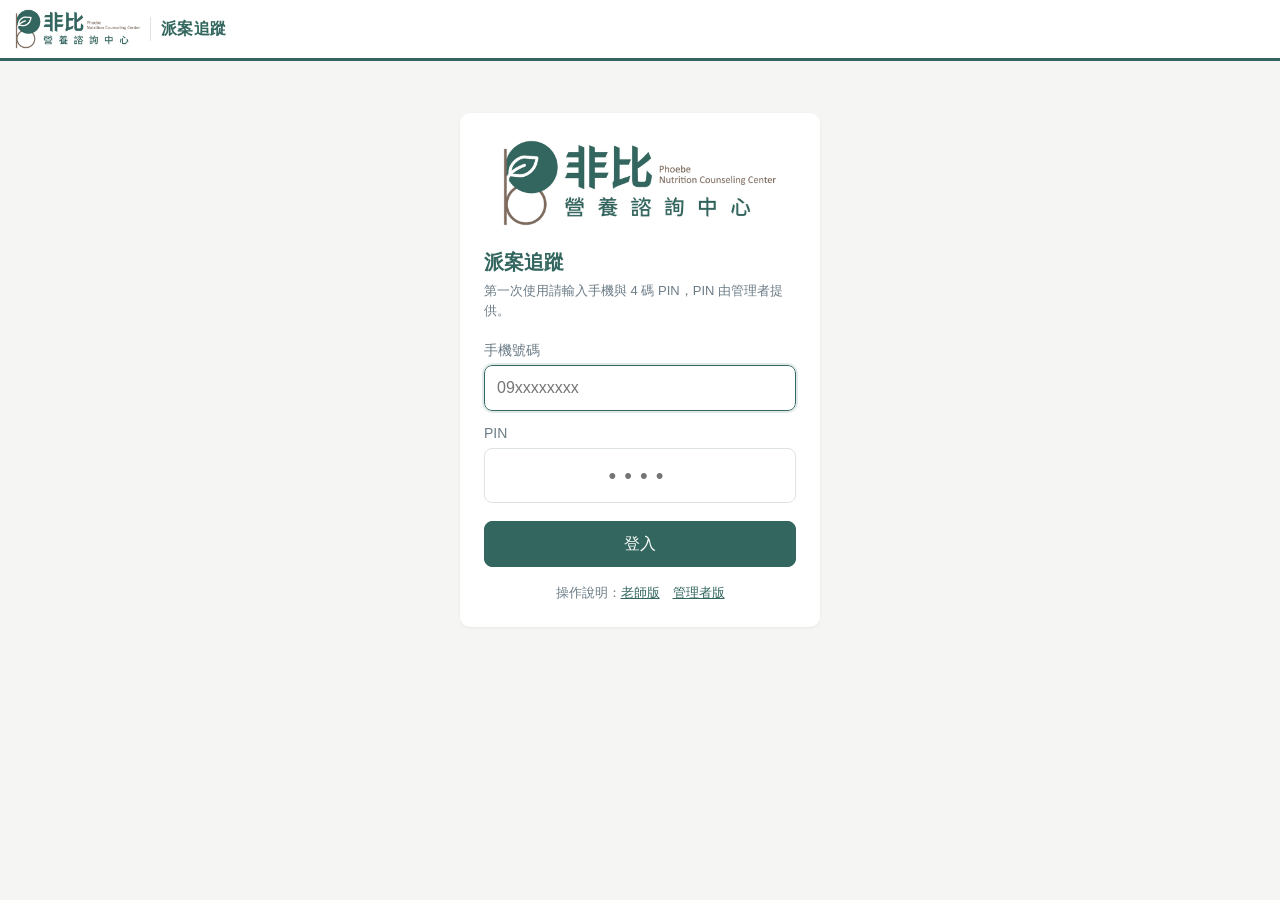
<file: docs/index.html>
<!DOCTYPE html>
<html lang="zh-Hant">
<head>
<meta charset="utf-8">
<meta name="viewport" content="width=device-width, initial-scale=1, viewport-fit=cover">
<meta name="theme-color" content="#33665f">
<meta name="apple-mobile-web-app-capable" content="yes">
<meta name="apple-mobile-web-app-title" content="派案追蹤">
<title>phoebe 派案進度追蹤</title>
<link rel="manifest" href="manifest.json">
<link rel="icon" href="icon-192.png">
<link rel="apple-touch-icon" href="icon-192.png">
<link rel="stylesheet" href="style.css?v=20261128b">
</head>
<body>
<header class="topbar">
  <div class="brand"><img src="logo.png" alt="phoebe 營養諮詢中心"><span>派案追蹤</span></div>
  <div class="who" id="who"></div>
</header>
<main id="app"><div class="center muted">載入中…</div></main>
<div id="modal" class="modal hidden" role="dialog" aria-modal="true"><div class="sheet" id="modalBody"></div></div>
<div id="toast" class="toast hidden"></div>
<div id="sync" class="sync hidden"></div>
<div id="busy" class="busy hidden"><div class="spinner"></div></div>
<script src="config.js?v=20261128b"></script>
<script src="app.js?v=20261128b"></script>
</body>
</html>
</file>
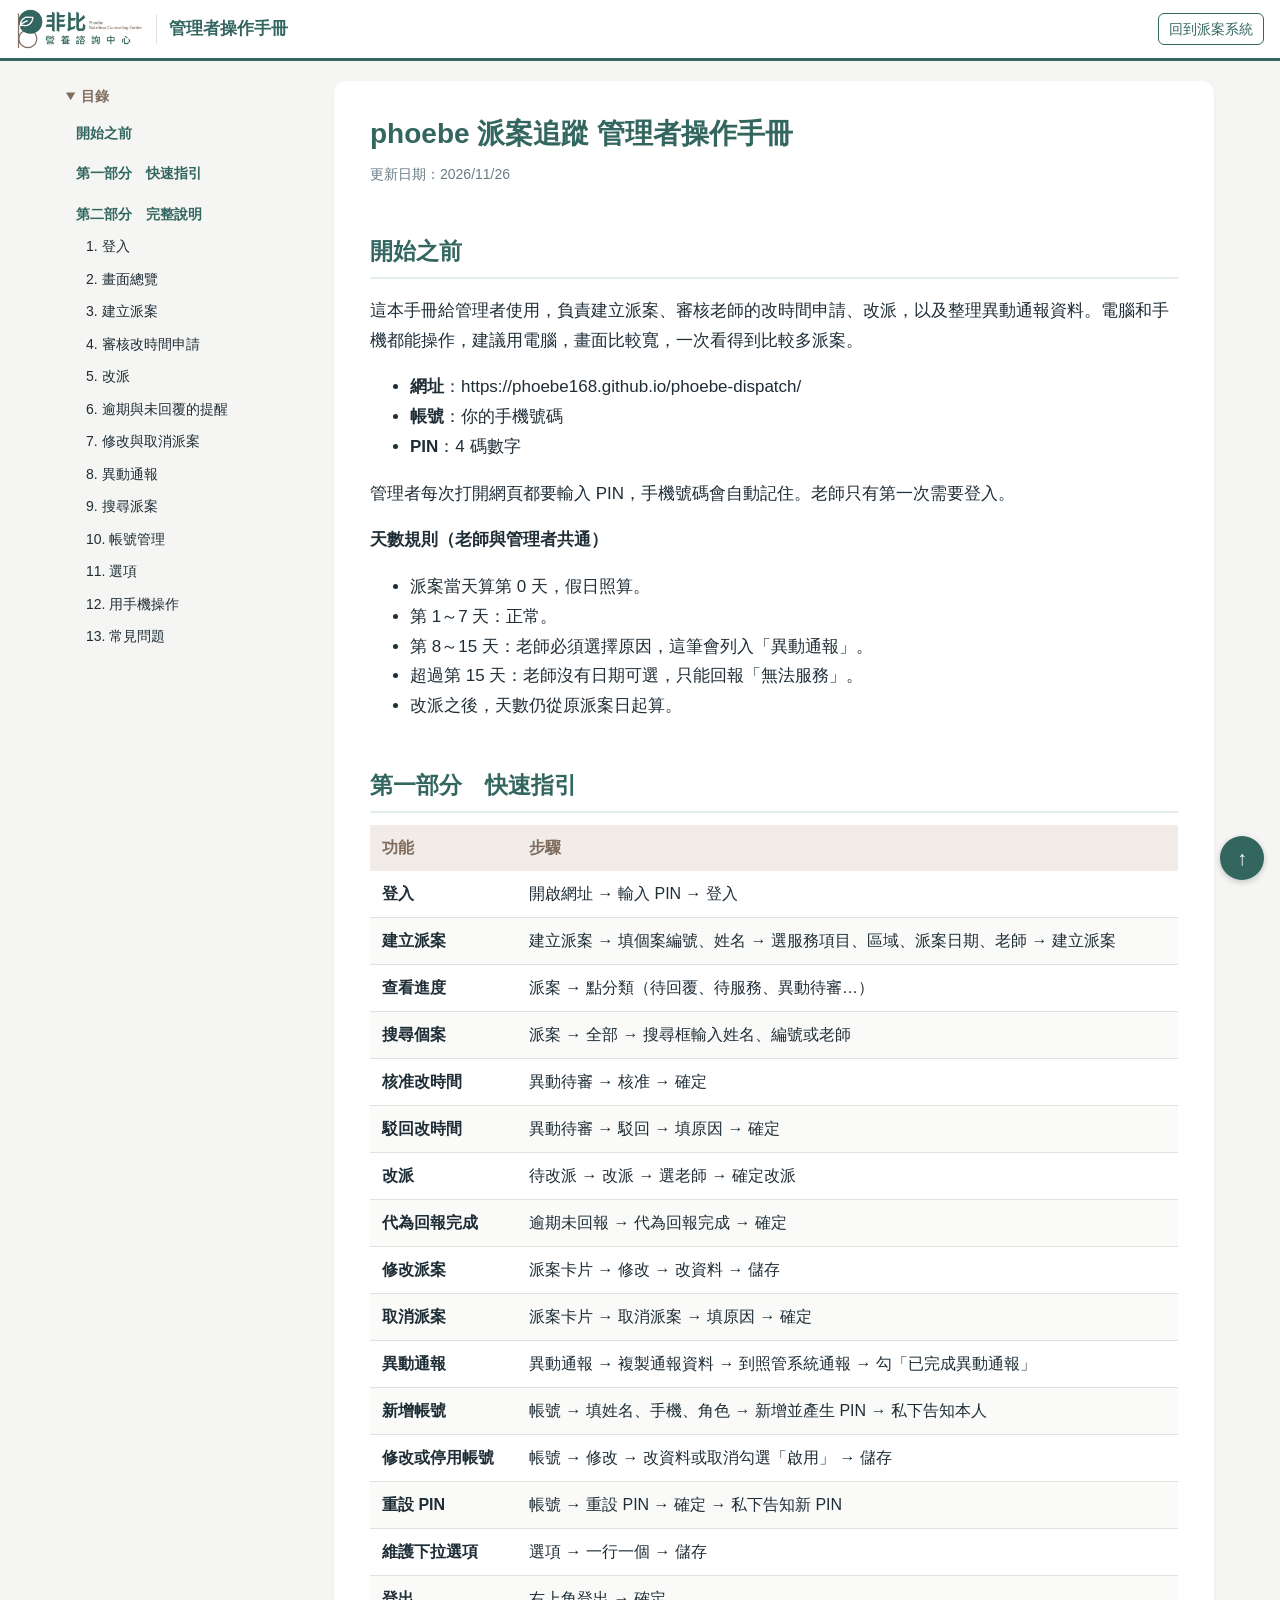
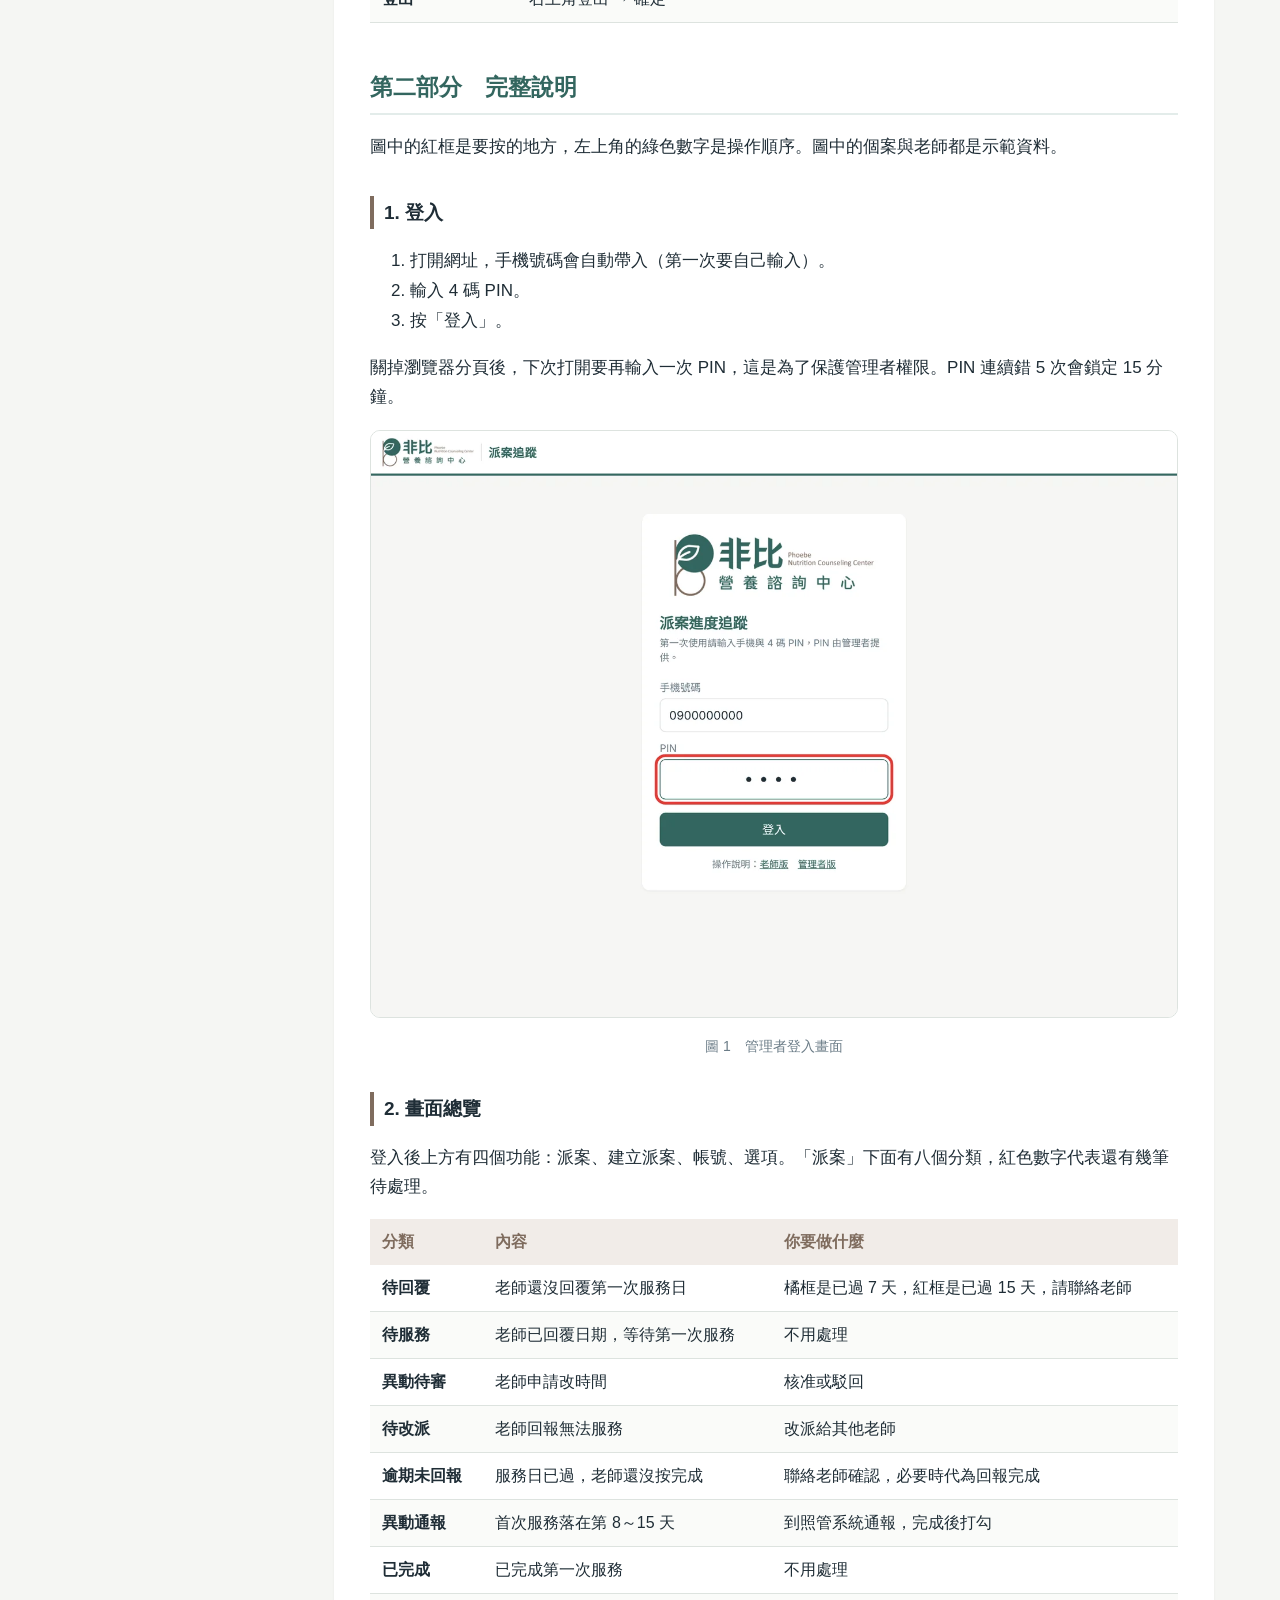
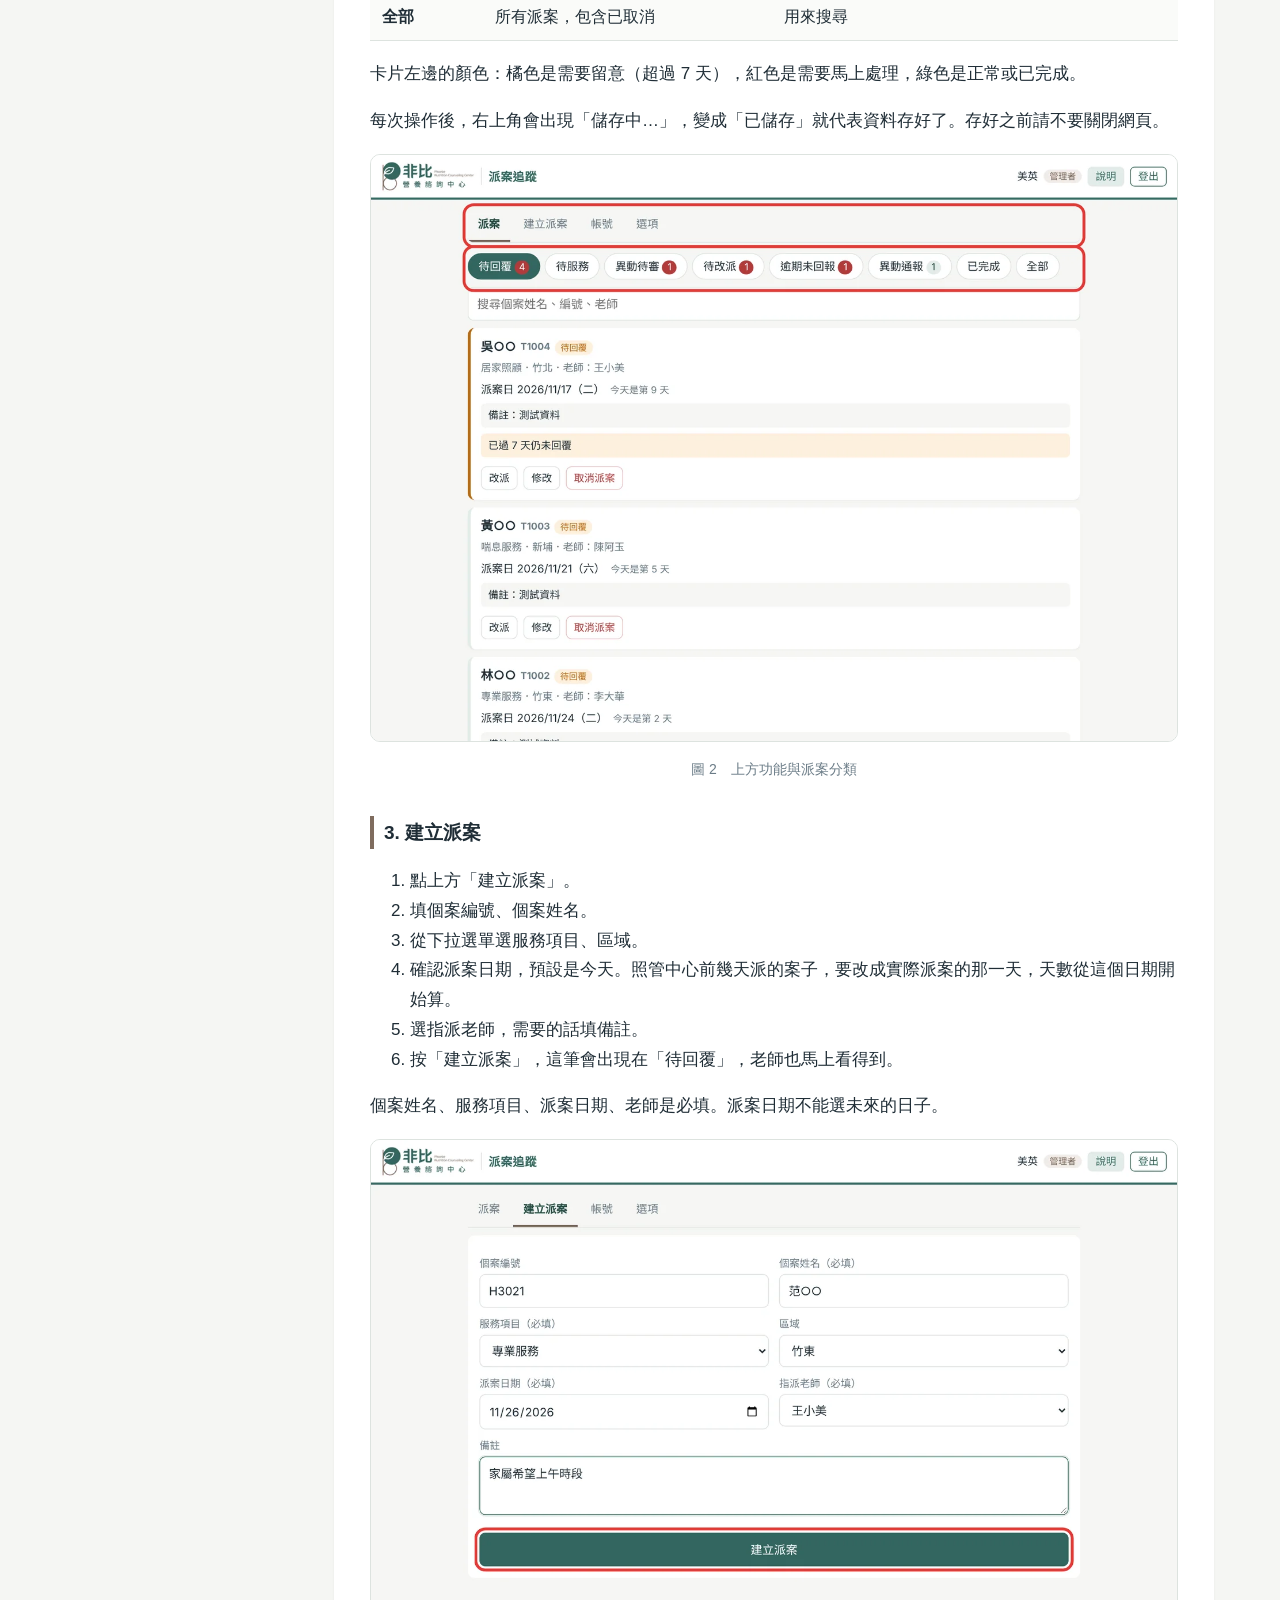
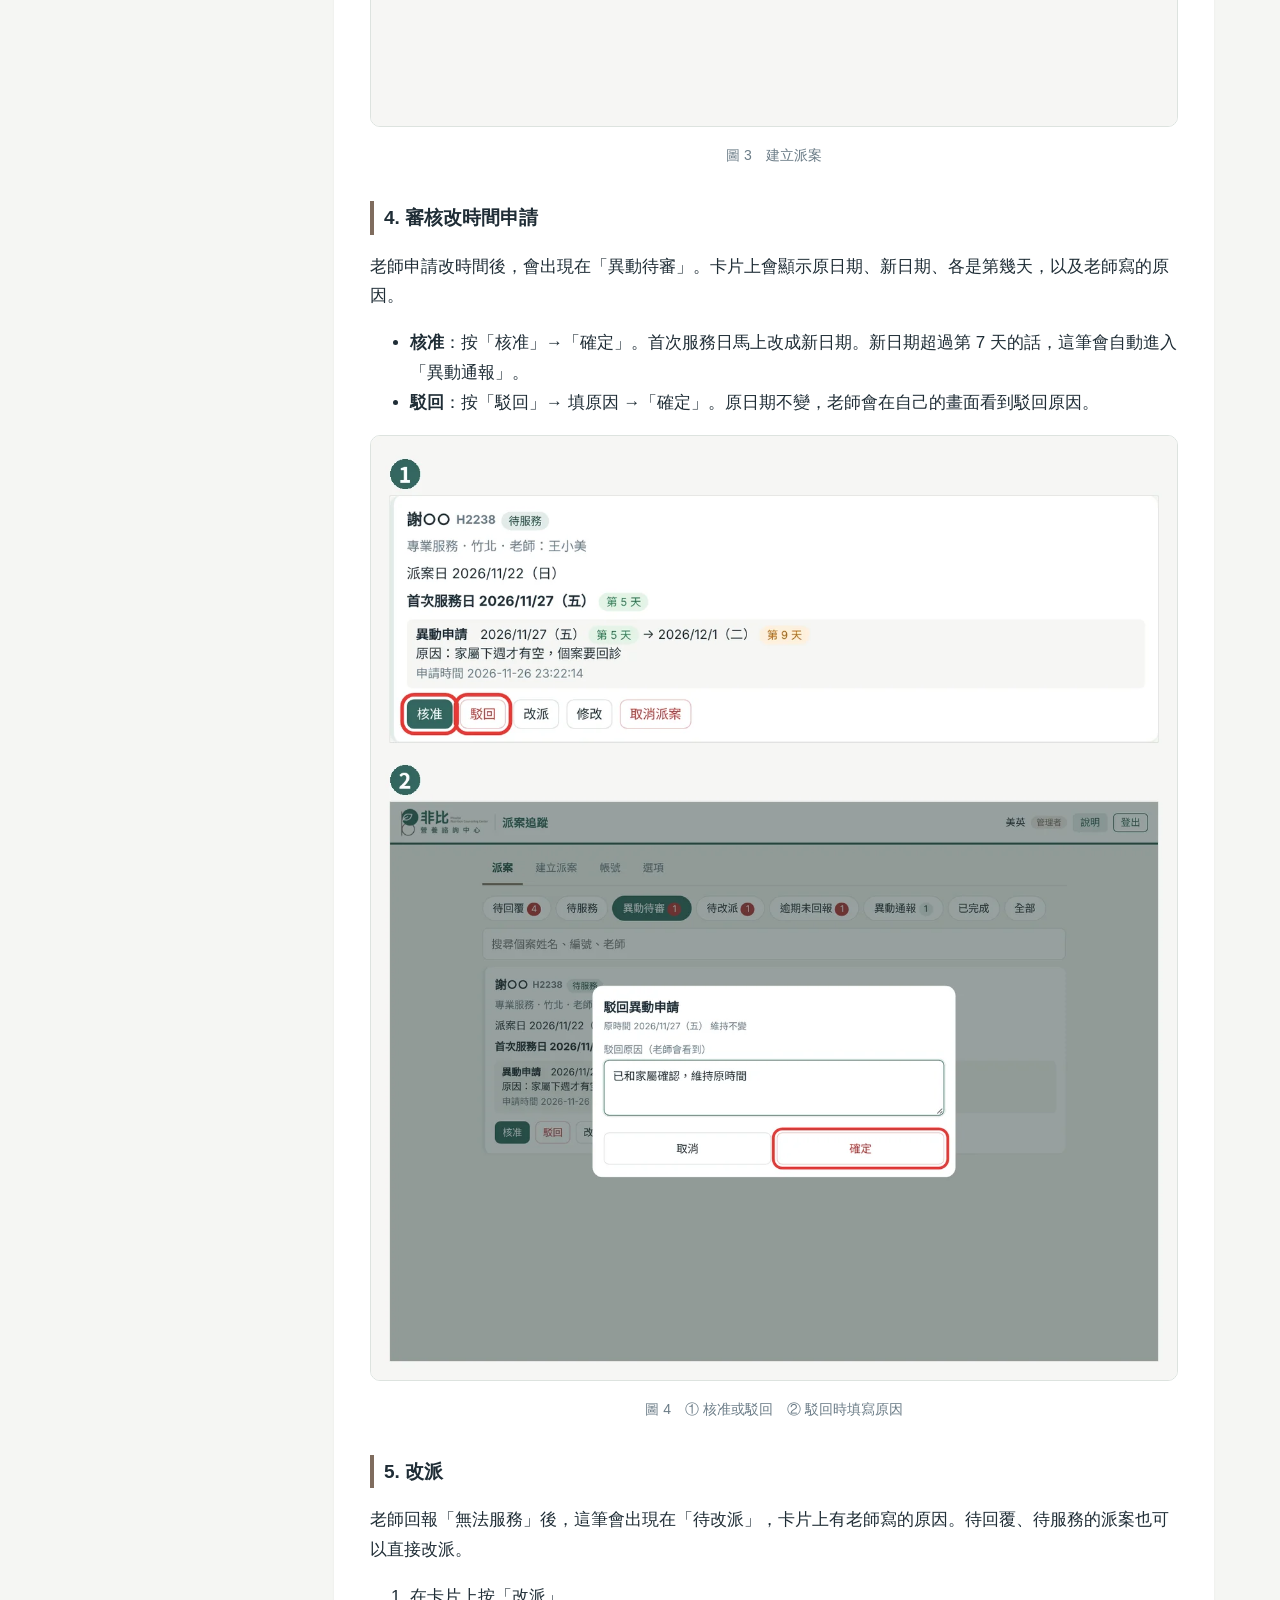
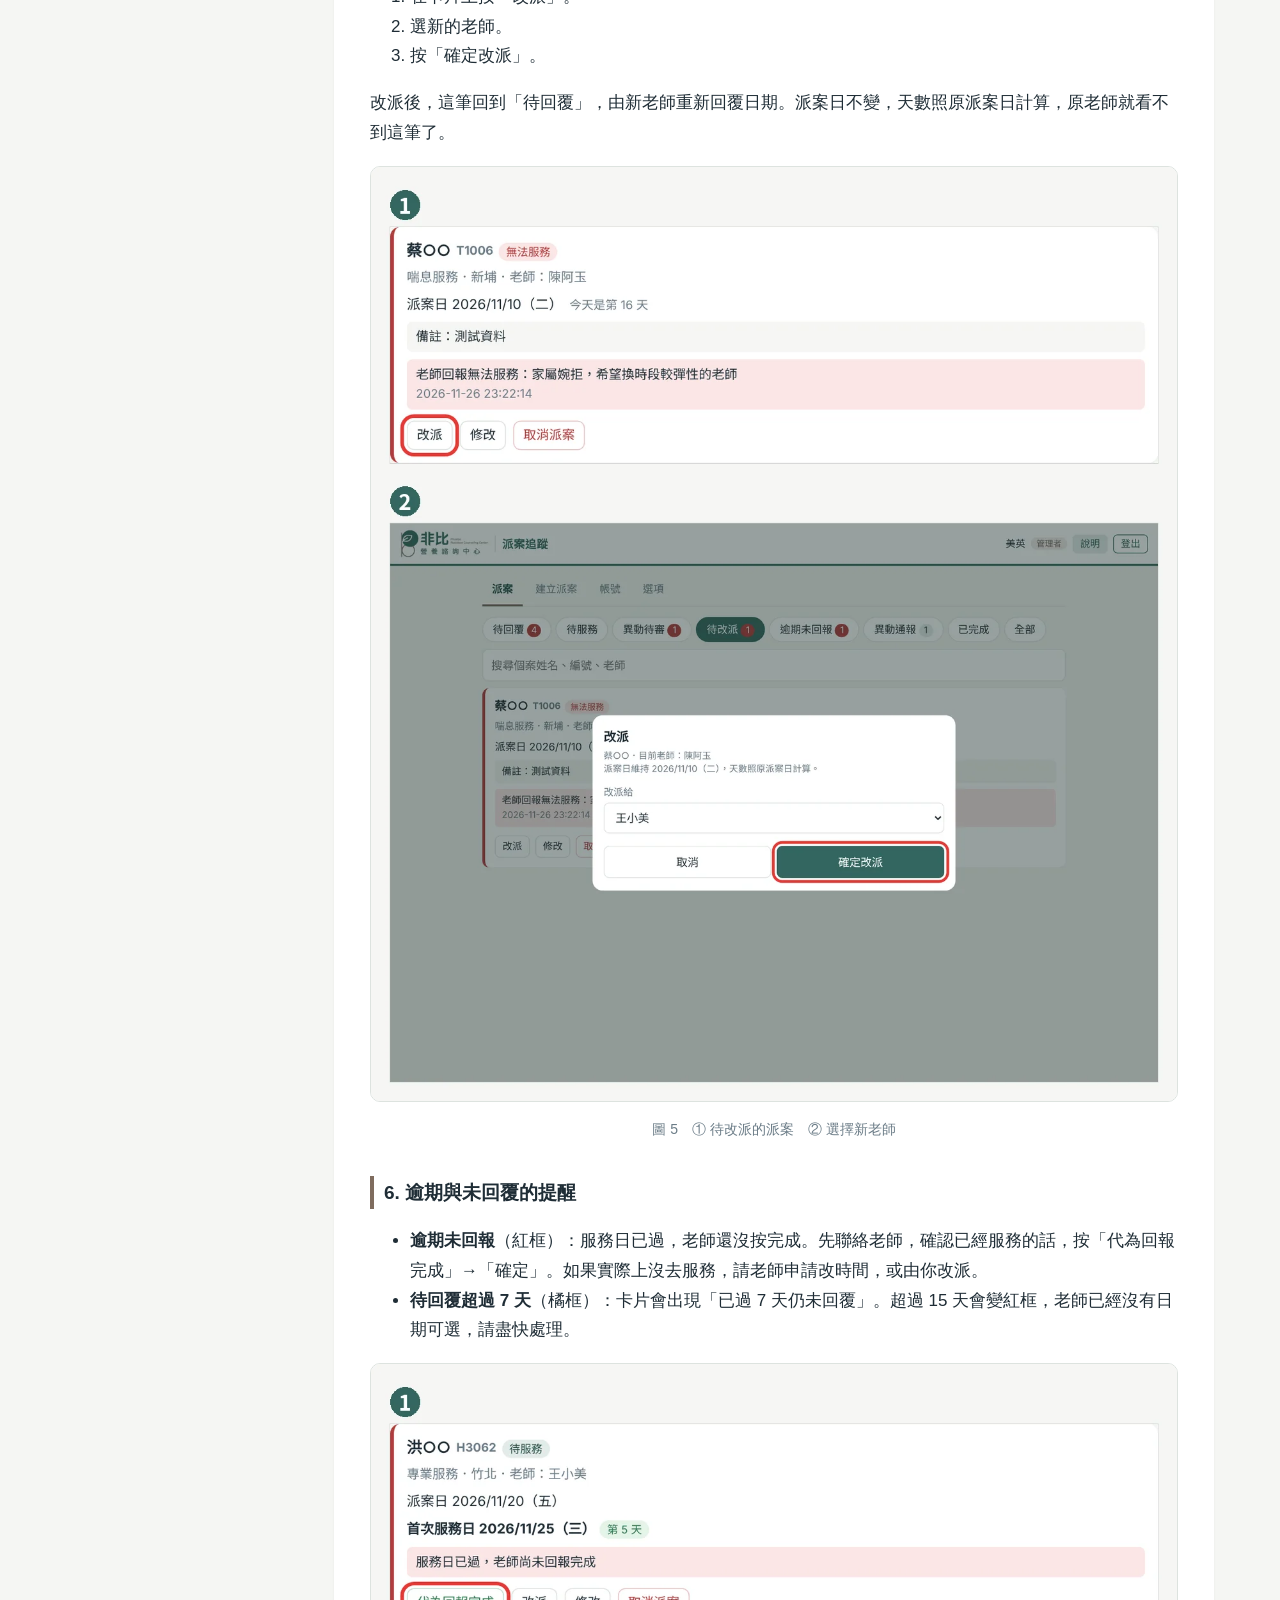
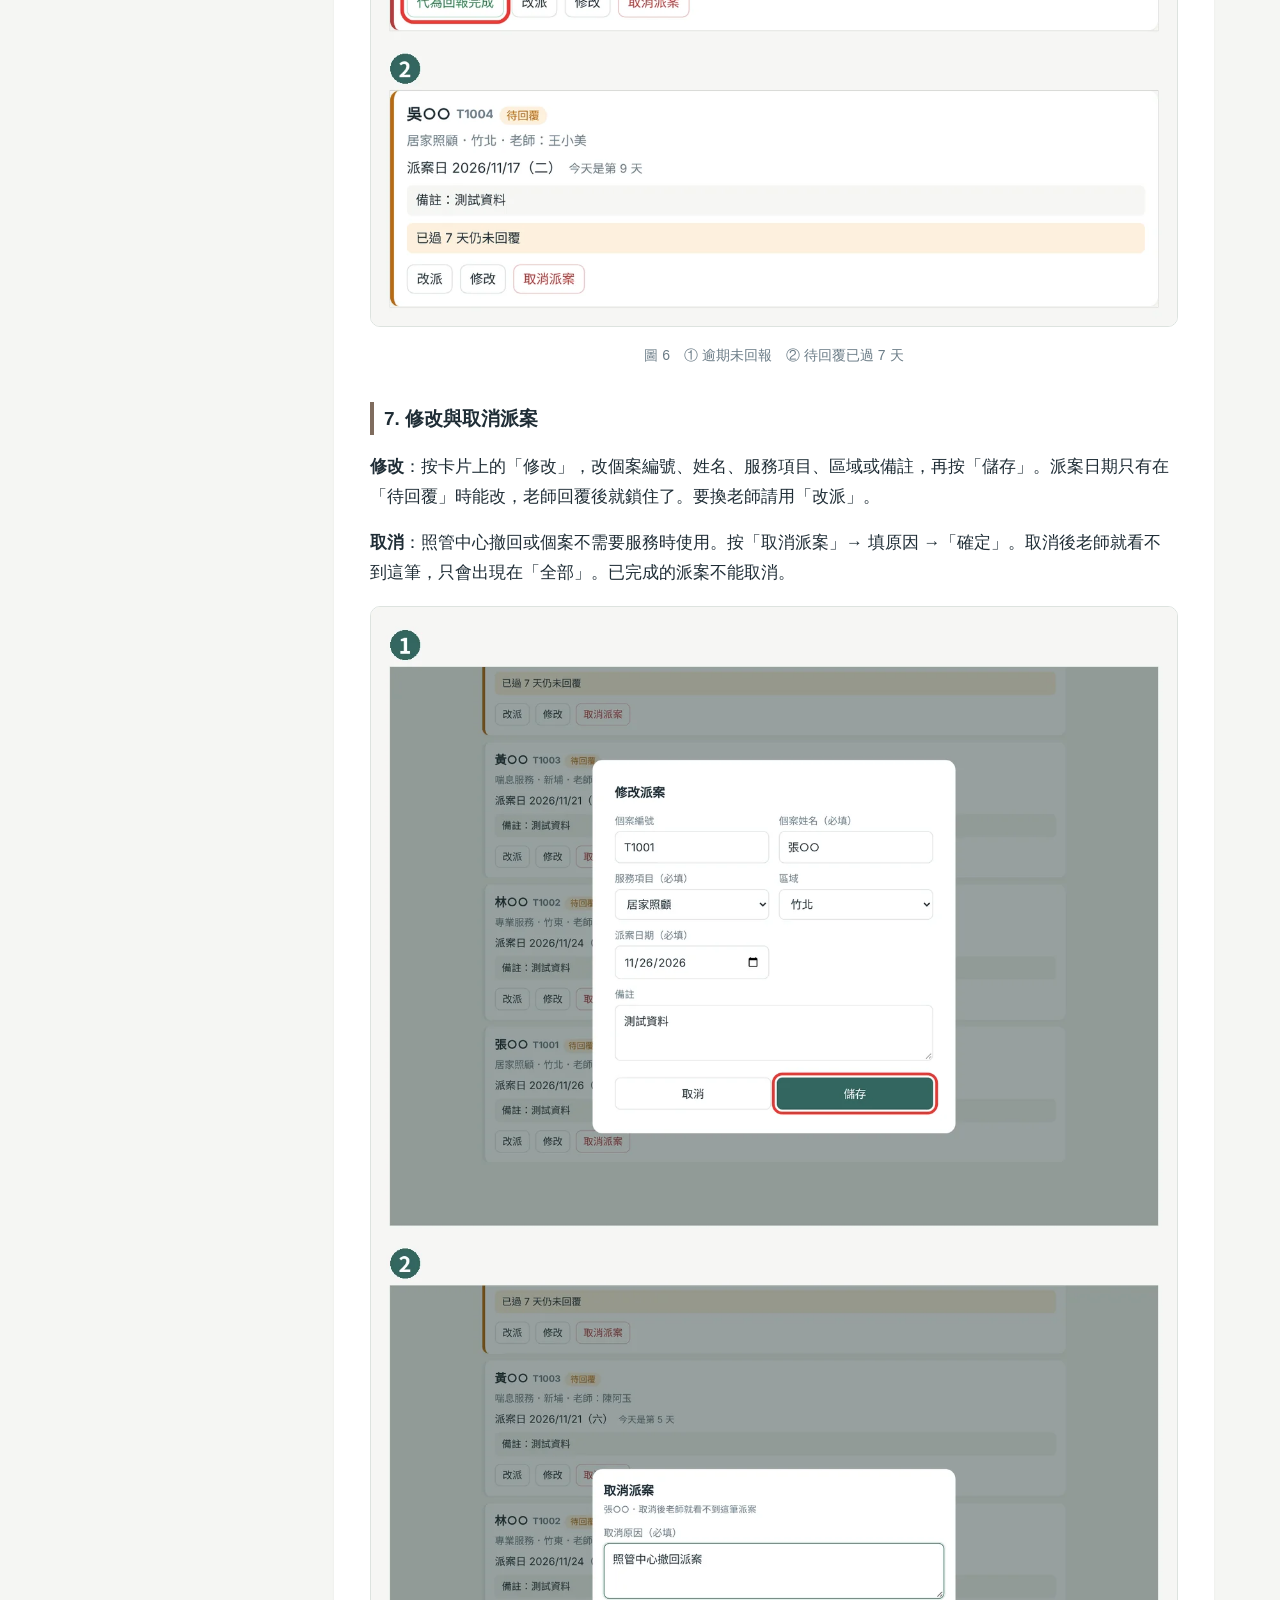
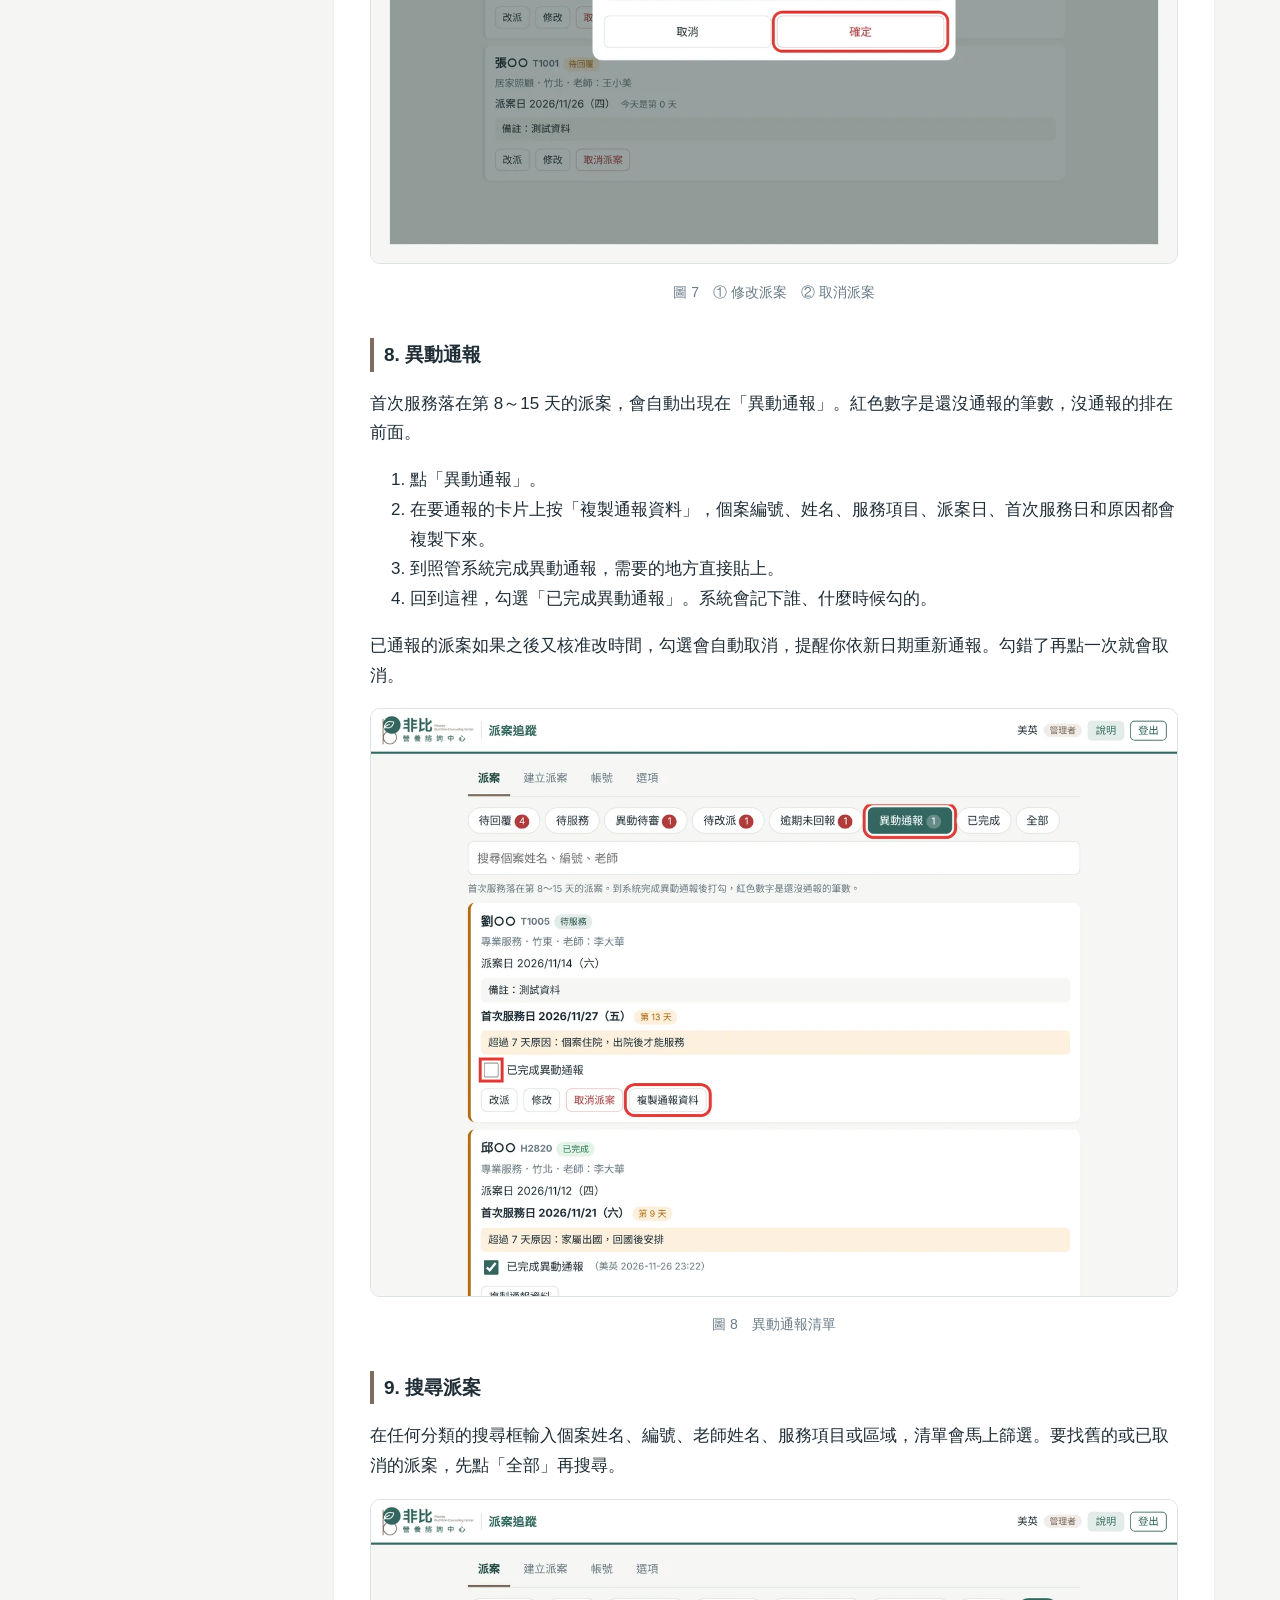
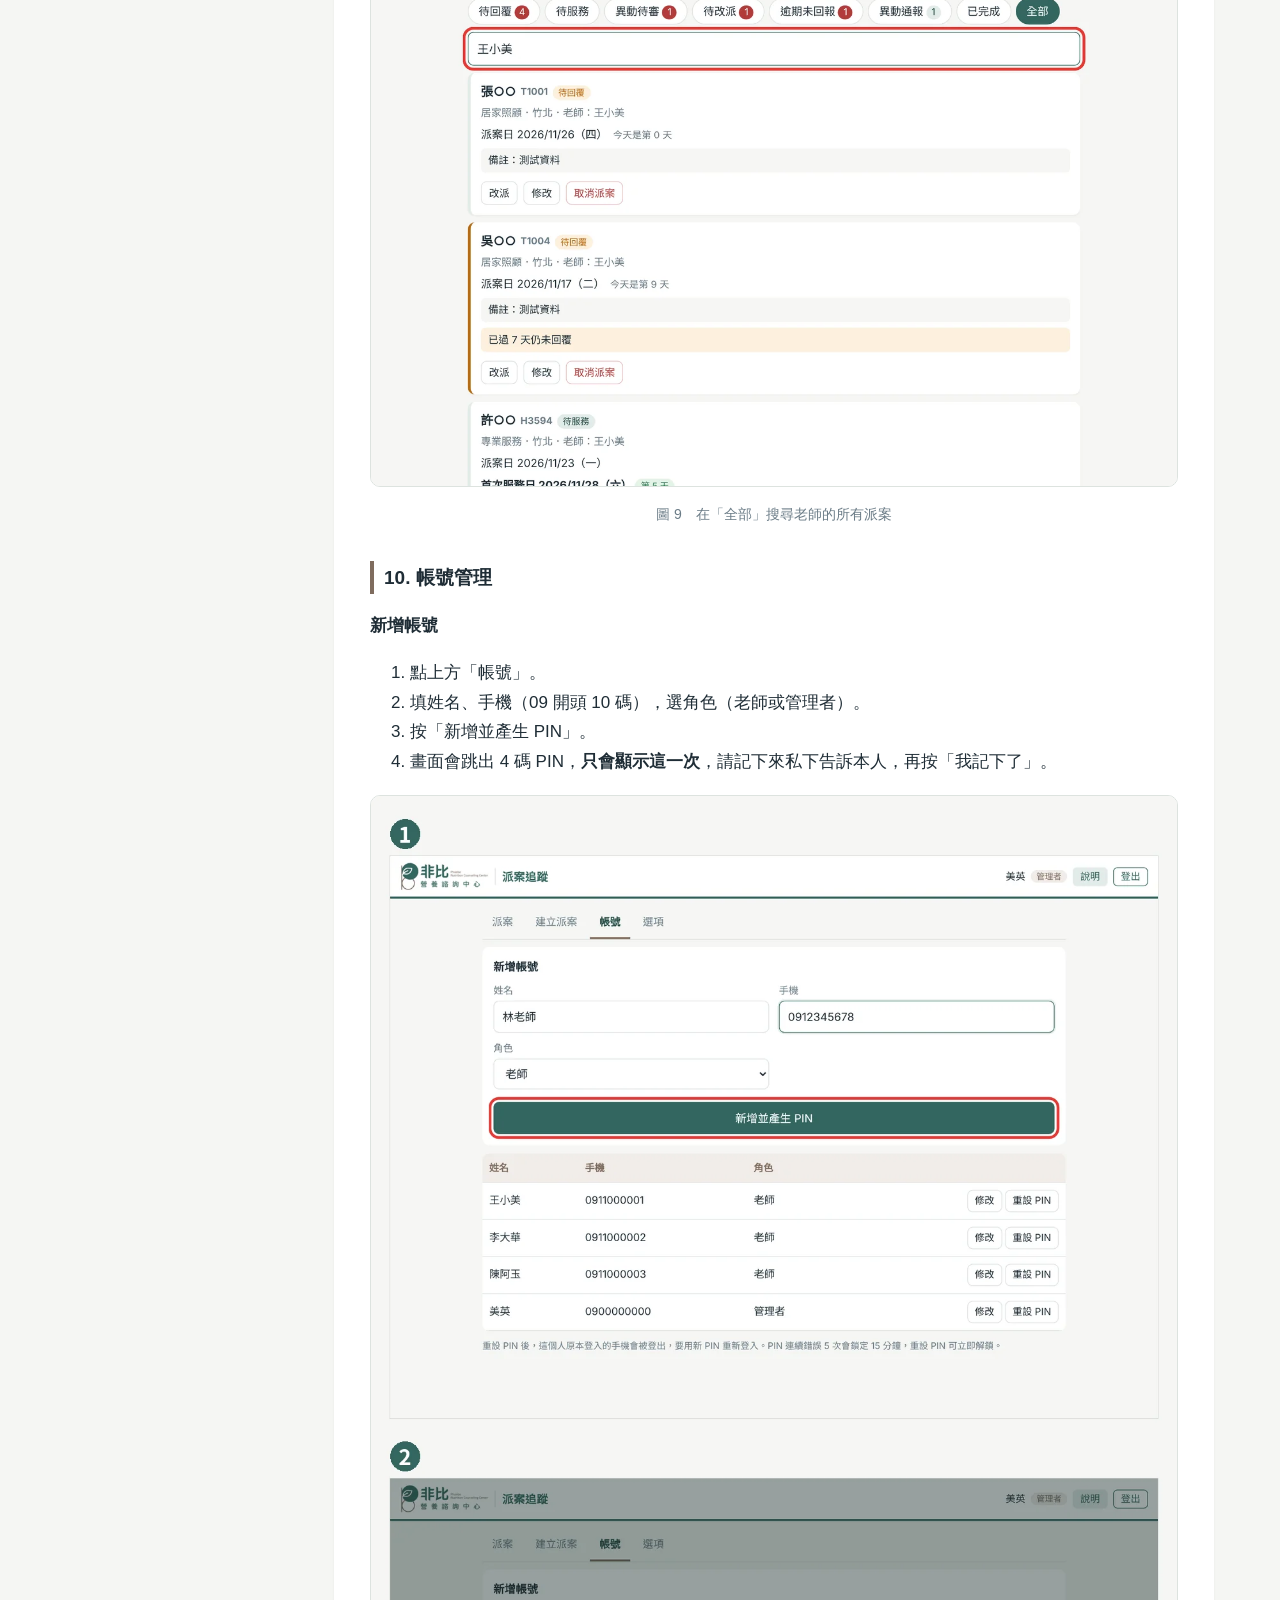
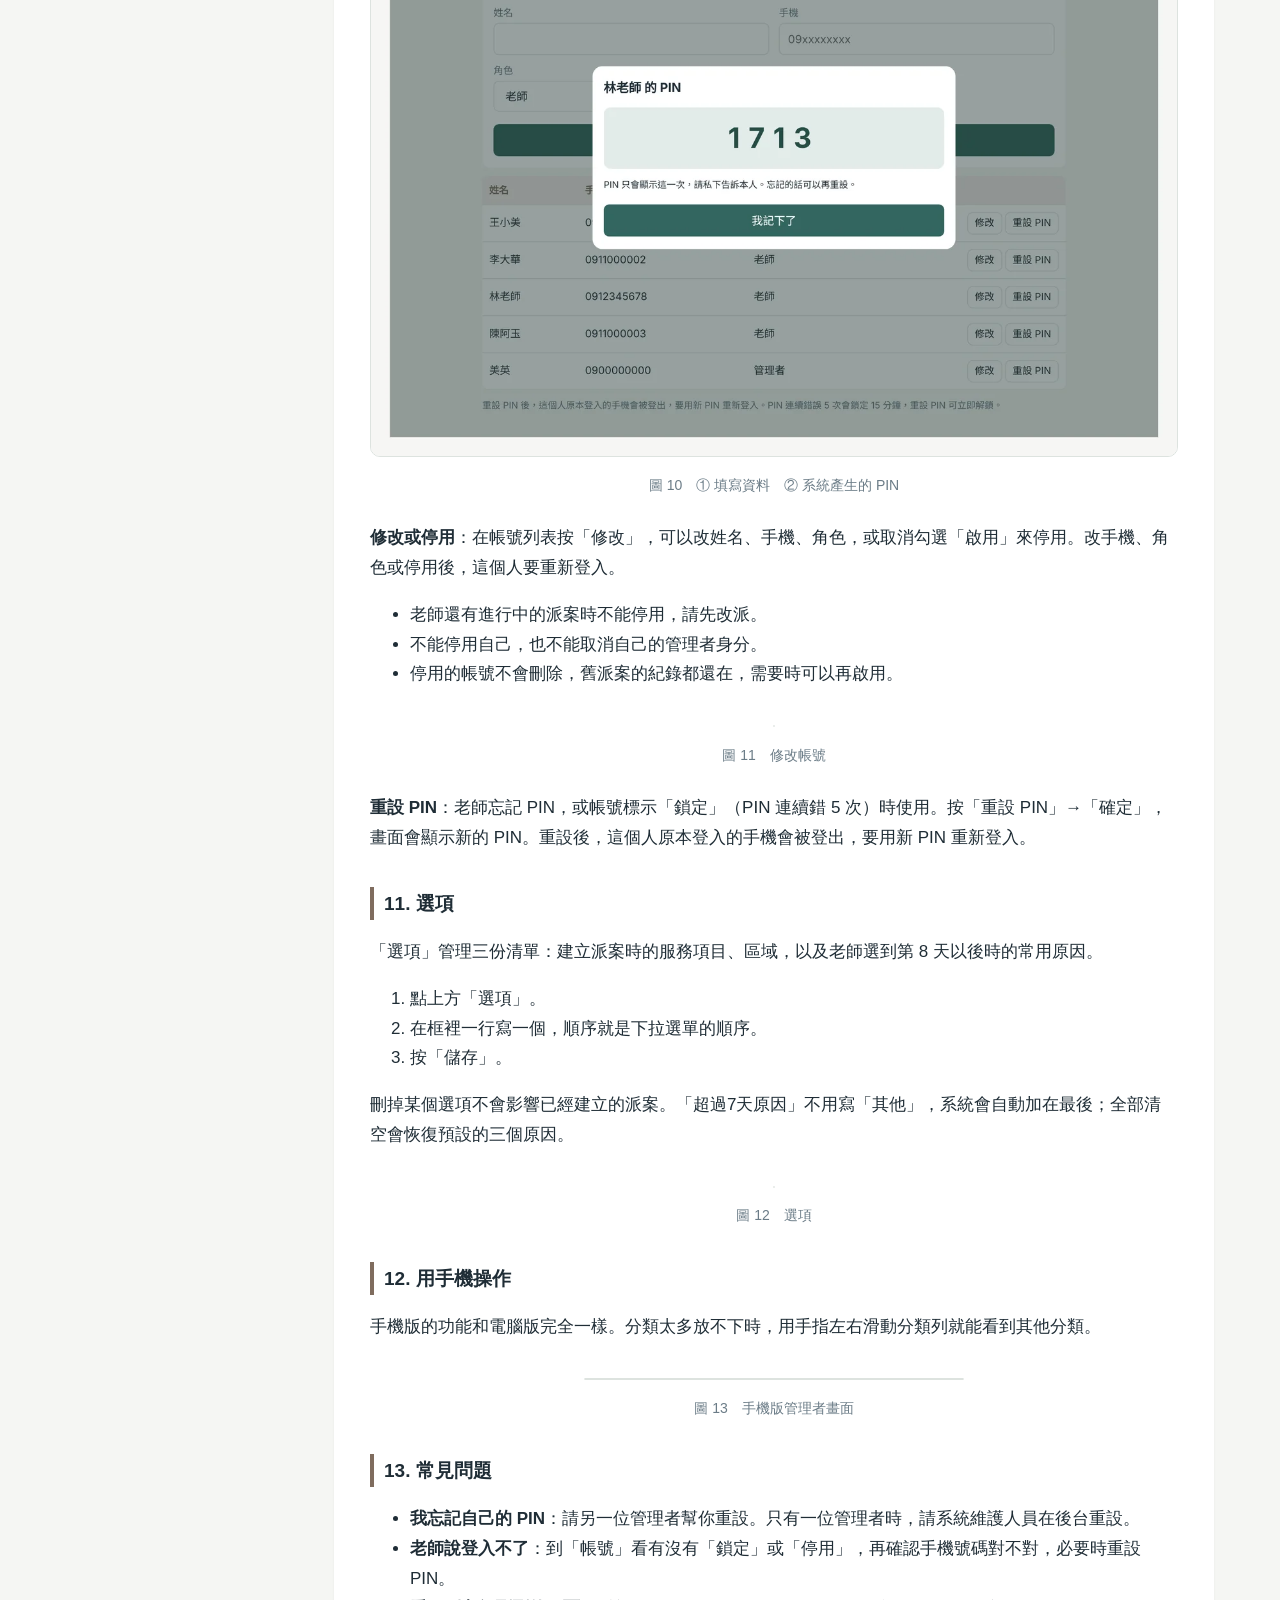
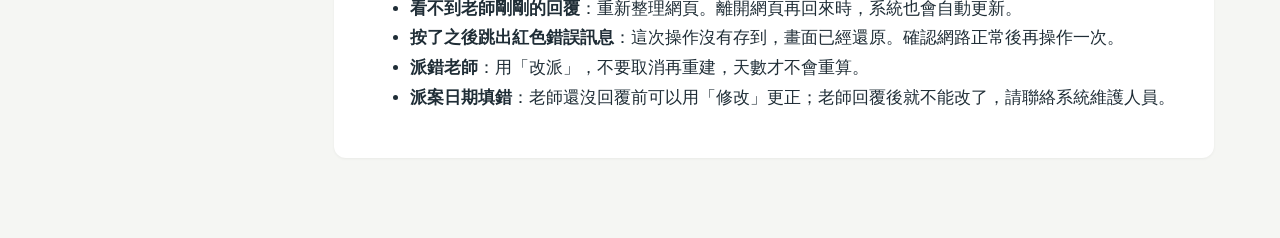
<file: docs/manual/admin.html>
<!DOCTYPE html>
<html lang="zh-Hant">
<head>
<meta charset="utf-8">
<meta name="viewport" content="width=device-width, initial-scale=1">
<meta name="theme-color" content="#33665f">
<title>phoebe 派案追蹤 管理者操作手冊</title>
<link rel="icon" href="../icon-192.png">
<style>
:root { --g:#33665f; --gd:#264d47; --gl:#e3ecea; --b:#7f6c5e; --bl:#f1ece8; --bg:#f5f6f3; --line:#dde3df; --text:#1f2d36; --muted:#6b7c87; }
* { box-sizing:border-box; }
html { scroll-behavior:smooth; scroll-padding-top:80px; }
body { margin:0; background:var(--bg); color:var(--text); font:17px/1.75 -apple-system,"PingFang TC","Microsoft JhengHei","Noto Sans TC",sans-serif; }
a { color:var(--g); }
header { position:sticky; top:0; z-index:10; background:#fff; border-bottom:3px solid var(--g); display:flex; align-items:center; gap:12px; padding:8px 16px; }
header img { height:42px; }
header .t { font-weight:700; color:var(--g); border-left:1px solid var(--line); padding-left:12px; white-space:nowrap; overflow:hidden; text-overflow:ellipsis; }
header .back { margin-left:auto; white-space:nowrap; font-size:14px; border:1px solid var(--g); border-radius:6px; padding:3px 10px; text-decoration:none; }
.wrap { max-width:1180px; margin:0 auto; display:grid; grid-template-columns:240px 1fr; gap:28px; padding:20px 16px 80px; }
nav.toc { position:sticky; top:84px; align-self:start; max-height:calc(100vh - 100px); overflow:auto; font-size:14px; }
nav.toc summary { font-weight:700; color:var(--b); cursor:pointer; margin-bottom:6px; }
nav.toc ul { list-style:none; margin:0; padding:0; }
nav.toc li a { display:block; padding:4px 10px; border-radius:6px; text-decoration:none; color:var(--text); }
nav.toc li a:hover { background:var(--gl); }
nav.toc li.l2 > a { font-weight:700; color:var(--g); margin-top:8px; }
nav.toc li.l3 > a { padding-left:20px; }
main { background:#fff; border-radius:12px; padding:28px 36px; box-shadow:0 1px 3px rgba(0,0,0,.05); min-width:0; }
h1 { color:var(--g); font-size:28px; margin:0 0 4px; }
.updated { color:var(--muted); font-size:14px; margin-bottom:20px; }
h2 { color:var(--g); font-size:23px; margin:44px 0 12px; padding-bottom:6px; border-bottom:2px solid var(--gl); }
h3 { font-size:19px; margin:34px 0 10px; padding-left:10px; border-left:4px solid var(--b); }
table { width:100%; border-collapse:collapse; margin:12px 0 18px; font-size:16px; }
th { background:var(--bl); color:var(--b); text-align:left; padding:9px 12px; white-space:nowrap; }
td { padding:9px 12px; border-bottom:1px solid var(--line); vertical-align:top; }
tr:nth-child(even) td { background:#fafbf9; }
td:first-child { font-weight:600; white-space:nowrap; }
figure { margin:18px 0 26px; text-align:center; }
figure img { max-width:100%; height:auto; border:1px solid var(--line); border-radius:10px; }
figure.phone img { max-width:380px; width:100%; }
figcaption { color:var(--muted); font-size:14px; margin-top:6px; }
.top { position:fixed; right:16px; bottom:20px; background:var(--g); color:#fff; border-radius:50%; width:44px; height:44px; display:flex; align-items:center; justify-content:center; text-decoration:none; font-size:20px; box-shadow:0 2px 6px rgba(0,0,0,.2); }
@media (max-width: 860px) {
  body { font-size:16px; }
  .wrap { grid-template-columns:1fr; padding:12px 10px 80px; gap:12px; }
  nav.toc { position:static; max-height:none; background:#fff; border-radius:12px; padding:12px 14px; }
  main { padding:18px 16px; }
  header img { height:38px; }
  table { font-size:15px; }
  td:first-child { white-space:normal; }
  .scroll { overflow-x:auto; }
}
@media print {
  header, nav.toc, .top { display:none; }
  .wrap { display:block; padding:0; }
  main { box-shadow:none; padding:0; }
  figure, table { break-inside:avoid; }
}
</style>
</head>
<body id="top">
<header><img src="../logo.png" alt="phoebe 營養諮詢中心"><span class="t">管理者操作手冊</span><a class="back" href="../">回到派案系統</a></header>
<div class="wrap">
<nav class="toc"><details open><summary>目錄</summary><ul><li class="l2"><a href="#s1">開始之前</a></li><li class="l2"><a href="#s2">第一部分　快速指引</a></li><li class="l2"><a href="#s3">第二部分　完整說明</a></li><li class="l3"><a href="#s4">1. 登入</a></li><li class="l3"><a href="#s5">2. 畫面總覽</a></li><li class="l3"><a href="#s6">3. 建立派案</a></li><li class="l3"><a href="#s7">4. 審核改時間申請</a></li><li class="l3"><a href="#s8">5. 改派</a></li><li class="l3"><a href="#s9">6. 逾期與未回覆的提醒</a></li><li class="l3"><a href="#s10">7. 修改與取消派案</a></li><li class="l3"><a href="#s11">8. 異動通報</a></li><li class="l3"><a href="#s12">9. 搜尋派案</a></li><li class="l3"><a href="#s13">10. 帳號管理</a></li><li class="l3"><a href="#s14">11. 選項</a></li><li class="l3"><a href="#s15">12. 用手機操作</a></li><li class="l3"><a href="#s16">13. 常見問題</a></li></ul></details></nav>
<main>
<h1>phoebe 派案追蹤 管理者操作手冊</h1>
<div class="updated">更新日期：2026/11/26</div>
<h2 id="s1">開始之前</h2>
<p>這本手冊給管理者使用，負責建立派案、審核老師的改時間申請、改派，以及整理異動通報資料。電腦和手機都能操作，建議用電腦，畫面比較寬，一次看得到比較多派案。</p>
<ul>
<li><strong>網址</strong>：https://phoebe168.github.io/phoebe-dispatch/</li>
<li><strong>帳號</strong>：你的手機號碼</li>
<li><strong>PIN</strong>：4 碼數字</li>
</ul>
<p>管理者每次打開網頁都要輸入 PIN，手機號碼會自動記住。老師只有第一次需要登入。</p>
<p><strong>天數規則（老師與管理者共通）</strong></p>
<ul>
<li>派案當天算第 0 天，假日照算。</li>
<li>第 1～7 天：正常。</li>
<li>第 8～15 天：老師必須選擇原因，這筆會列入「異動通報」。</li>
<li>超過第 15 天：老師沒有日期可選，只能回報「無法服務」。</li>
<li>改派之後，天數仍從原派案日起算。</li>
</ul>
<h2 id="s2">第一部分　快速指引</h2>
<div class="scroll"><table>
<thead>
<tr>
<th>功能</th>
<th>步驟</th>
</tr>
</thead>
<tbody>
<tr>
<td>登入</td>
<td>開啟網址 → 輸入 PIN → 登入</td>
</tr>
<tr>
<td>建立派案</td>
<td>建立派案 → 填個案編號、姓名 → 選服務項目、區域、派案日期、老師 → 建立派案</td>
</tr>
<tr>
<td>查看進度</td>
<td>派案 → 點分類（待回覆、待服務、異動待審…）</td>
</tr>
<tr>
<td>搜尋個案</td>
<td>派案 → 全部 → 搜尋框輸入姓名、編號或老師</td>
</tr>
<tr>
<td>核准改時間</td>
<td>異動待審 → 核准 → 確定</td>
</tr>
<tr>
<td>駁回改時間</td>
<td>異動待審 → 駁回 → 填原因 → 確定</td>
</tr>
<tr>
<td>改派</td>
<td>待改派 → 改派 → 選老師 → 確定改派</td>
</tr>
<tr>
<td>代為回報完成</td>
<td>逾期未回報 → 代為回報完成 → 確定</td>
</tr>
<tr>
<td>修改派案</td>
<td>派案卡片 → 修改 → 改資料 → 儲存</td>
</tr>
<tr>
<td>取消派案</td>
<td>派案卡片 → 取消派案 → 填原因 → 確定</td>
</tr>
<tr>
<td>異動通報</td>
<td>異動通報 → 複製通報資料 → 到照管系統通報 → 勾「已完成異動通報」</td>
</tr>
<tr>
<td>新增帳號</td>
<td>帳號 → 填姓名、手機、角色 → 新增並產生 PIN → 私下告知本人</td>
</tr>
<tr>
<td>修改或停用帳號</td>
<td>帳號 → 修改 → 改資料或取消勾選「啟用」 → 儲存</td>
</tr>
<tr>
<td>重設 PIN</td>
<td>帳號 → 重設 PIN → 確定 → 私下告知新 PIN</td>
</tr>
<tr>
<td>維護下拉選項</td>
<td>選項 → 一行一個 → 儲存</td>
</tr>
<tr>
<td>登出</td>
<td>右上角登出 → 確定</td>
</tr>
</tbody>
</table></div>
<h2 id="s3">第二部分　完整說明</h2>
<p>圖中的紅框是要按的地方，左上角的綠色數字是操作順序。圖中的個案與老師都是示範資料。</p>
<h3 id="s4">1. 登入</h3>
<ol>
<li>打開網址，手機號碼會自動帶入（第一次要自己輸入）。</li>
<li>輸入 4 碼 PIN。</li>
<li>按「登入」。</li>
</ol>
<p>關掉瀏覽器分頁後，下次打開要再輸入一次 PIN，這是為了保護管理者權限。PIN 連續錯 5 次會鎖定 15 分鐘。</p>
<figure><img loading="lazy" alt="管理者登入畫面" src="img/a01.webp" /><figcaption>圖 1　管理者登入畫面</figcaption></figure>
<h3 id="s5">2. 畫面總覽</h3>
<p>登入後上方有四個功能：派案、建立派案、帳號、選項。「派案」下面有八個分類，紅色數字代表還有幾筆待處理。</p>
<div class="scroll"><table>
<thead>
<tr>
<th>分類</th>
<th>內容</th>
<th>你要做什麼</th>
</tr>
</thead>
<tbody>
<tr>
<td>待回覆</td>
<td>老師還沒回覆第一次服務日</td>
<td>橘框是已過 7 天，紅框是已過 15 天，請聯絡老師</td>
</tr>
<tr>
<td>待服務</td>
<td>老師已回覆日期，等待第一次服務</td>
<td>不用處理</td>
</tr>
<tr>
<td>異動待審</td>
<td>老師申請改時間</td>
<td>核准或駁回</td>
</tr>
<tr>
<td>待改派</td>
<td>老師回報無法服務</td>
<td>改派給其他老師</td>
</tr>
<tr>
<td>逾期未回報</td>
<td>服務日已過，老師還沒按完成</td>
<td>聯絡老師確認，必要時代為回報完成</td>
</tr>
<tr>
<td>異動通報</td>
<td>首次服務落在第 8～15 天</td>
<td>到照管系統通報，完成後打勾</td>
</tr>
<tr>
<td>已完成</td>
<td>已完成第一次服務</td>
<td>不用處理</td>
</tr>
<tr>
<td>全部</td>
<td>所有派案，包含已取消</td>
<td>用來搜尋</td>
</tr>
</tbody>
</table></div>
<p>卡片左邊的顏色：橘色是需要留意（超過 7 天），紅色是需要馬上處理，綠色是正常或已完成。</p>
<p>每次操作後，右上角會出現「儲存中…」，變成「已儲存」就代表資料存好了。存好之前請不要關閉網頁。</p>
<figure><img loading="lazy" alt="上方功能與派案分類" src="img/a02.webp" /><figcaption>圖 2　上方功能與派案分類</figcaption></figure>
<h3 id="s6">3. 建立派案</h3>
<ol>
<li>點上方「建立派案」。</li>
<li>填個案編號、個案姓名。</li>
<li>從下拉選單選服務項目、區域。</li>
<li>確認派案日期，預設是今天。照管中心前幾天派的案子，要改成實際派案的那一天，天數從這個日期開始算。</li>
<li>選指派老師，需要的話填備註。</li>
<li>按「建立派案」，這筆會出現在「待回覆」，老師也馬上看得到。</li>
</ol>
<p>個案姓名、服務項目、派案日期、老師是必填。派案日期不能選未來的日子。</p>
<figure><img loading="lazy" alt="建立派案" src="img/a03.webp" /><figcaption>圖 3　建立派案</figcaption></figure>
<h3 id="s7">4. 審核改時間申請</h3>
<p>老師申請改時間後，會出現在「異動待審」。卡片上會顯示原日期、新日期、各是第幾天，以及老師寫的原因。</p>
<ul>
<li><strong>核准</strong>：按「核准」→「確定」。首次服務日馬上改成新日期。新日期超過第 7 天的話，這筆會自動進入「異動通報」。</li>
<li><strong>駁回</strong>：按「駁回」→ 填原因 →「確定」。原日期不變，老師會在自己的畫面看到駁回原因。</li>
</ul>
<figure><img loading="lazy" alt="審核改時間申請" src="img/a04.webp" /><figcaption>圖 4　① 核准或駁回　② 駁回時填寫原因</figcaption></figure>
<h3 id="s8">5. 改派</h3>
<p>老師回報「無法服務」後，這筆會出現在「待改派」，卡片上有老師寫的原因。待回覆、待服務的派案也可以直接改派。</p>
<ol>
<li>在卡片上按「改派」。</li>
<li>選新的老師。</li>
<li>按「確定改派」。</li>
</ol>
<p>改派後，這筆回到「待回覆」，由新老師重新回覆日期。派案日不變，天數照原派案日計算，原老師就看不到這筆了。</p>
<figure><img loading="lazy" alt="改派" src="img/a05.webp" /><figcaption>圖 5　① 待改派的派案　② 選擇新老師</figcaption></figure>
<h3 id="s9">6. 逾期與未回覆的提醒</h3>
<ul>
<li><strong>逾期未回報</strong>（紅框）：服務日已過，老師還沒按完成。先聯絡老師，確認已經服務的話，按「代為回報完成」→「確定」。如果實際上沒去服務，請老師申請改時間，或由你改派。</li>
<li><strong>待回覆超過 7 天</strong>（橘框）：卡片會出現「已過 7 天仍未回覆」。超過 15 天會變紅框，老師已經沒有日期可選，請盡快處理。</li>
</ul>
<figure><img loading="lazy" alt="逾期與未回覆提醒" src="img/a06.webp" /><figcaption>圖 6　① 逾期未回報　② 待回覆已過 7 天</figcaption></figure>
<h3 id="s10">7. 修改與取消派案</h3>
<p><strong>修改</strong>：按卡片上的「修改」，改個案編號、姓名、服務項目、區域或備註，再按「儲存」。派案日期只有在「待回覆」時能改，老師回覆後就鎖住了。要換老師請用「改派」。</p>
<p><strong>取消</strong>：照管中心撤回或個案不需要服務時使用。按「取消派案」→ 填原因 →「確定」。取消後老師就看不到這筆，只會出現在「全部」。已完成的派案不能取消。</p>
<figure><img loading="lazy" alt="修改與取消派案" src="img/a07.webp" /><figcaption>圖 7　① 修改派案　② 取消派案</figcaption></figure>
<h3 id="s11">8. 異動通報</h3>
<p>首次服務落在第 8～15 天的派案，會自動出現在「異動通報」。紅色數字是還沒通報的筆數，沒通報的排在前面。</p>
<ol>
<li>點「異動通報」。</li>
<li>在要通報的卡片上按「複製通報資料」，個案編號、姓名、服務項目、派案日、首次服務日和原因都會複製下來。</li>
<li>到照管系統完成異動通報，需要的地方直接貼上。</li>
<li>回到這裡，勾選「已完成異動通報」。系統會記下誰、什麼時候勾的。</li>
</ol>
<p>已通報的派案如果之後又核准改時間，勾選會自動取消，提醒你依新日期重新通報。勾錯了再點一次就會取消。</p>
<figure><img loading="lazy" alt="異動通報清單" src="img/a08.webp" /><figcaption>圖 8　異動通報清單</figcaption></figure>
<h3 id="s12">9. 搜尋派案</h3>
<p>在任何分類的搜尋框輸入個案姓名、編號、老師姓名、服務項目或區域，清單會馬上篩選。要找舊的或已取消的派案，先點「全部」再搜尋。</p>
<figure><img loading="lazy" alt="搜尋派案" src="img/a09.webp" /><figcaption>圖 9　在「全部」搜尋老師的所有派案</figcaption></figure>
<h3 id="s13">10. 帳號管理</h3>
<p><strong>新增帳號</strong></p>
<ol>
<li>點上方「帳號」。</li>
<li>填姓名、手機（09 開頭 10 碼），選角色（老師或管理者）。</li>
<li>按「新增並產生 PIN」。</li>
<li>畫面會跳出 4 碼 PIN，<strong>只會顯示這一次</strong>，請記下來私下告訴本人，再按「我記下了」。</li>
</ol>
<figure><img loading="lazy" alt="新增帳號" src="img/a10.webp" /><figcaption>圖 10　① 填寫資料　② 系統產生的 PIN</figcaption></figure>
<p><strong>修改或停用</strong>：在帳號列表按「修改」，可以改姓名、手機、角色，或取消勾選「啟用」來停用。改手機、角色或停用後，這個人要重新登入。</p>
<ul>
<li>老師還有進行中的派案時不能停用，請先改派。</li>
<li>不能停用自己，也不能取消自己的管理者身分。</li>
<li>停用的帳號不會刪除，舊派案的紀錄都還在，需要時可以再啟用。</li>
</ul>
<figure><img loading="lazy" alt="修改帳號" src="img/a11.webp" /><figcaption>圖 11　修改帳號</figcaption></figure>
<p><strong>重設 PIN</strong>：老師忘記 PIN，或帳號標示「鎖定」（PIN 連續錯 5 次）時使用。按「重設 PIN」→「確定」，畫面會顯示新的 PIN。重設後，這個人原本登入的手機會被登出，要用新 PIN 重新登入。</p>
<h3 id="s14">11. 選項</h3>
<p>「選項」管理三份清單：建立派案時的服務項目、區域，以及老師選到第 8 天以後時的常用原因。</p>
<ol>
<li>點上方「選項」。</li>
<li>在框裡一行寫一個，順序就是下拉選單的順序。</li>
<li>按「儲存」。</li>
</ol>
<p>刪掉某個選項不會影響已經建立的派案。「超過7天原因」不用寫「其他」，系統會自動加在最後；全部清空會恢復預設的三個原因。</p>
<figure><img loading="lazy" alt="選項" src="img/a12.webp" /><figcaption>圖 12　選項</figcaption></figure>
<h3 id="s15">12. 用手機操作</h3>
<p>手機版的功能和電腦版完全一樣。分類太多放不下時，用手指左右滑動分類列就能看到其他分類。</p>
<figure class="phone"><img loading="lazy" alt="手機版管理者畫面" src="img/a13.webp" /><figcaption>圖 13　手機版管理者畫面</figcaption></figure>
<h3 id="s16">13. 常見問題</h3>
<ul>
<li><strong>我忘記自己的 PIN</strong>：請另一位管理者幫你重設。只有一位管理者時，請系統維護人員在後台重設。</li>
<li><strong>老師說登入不了</strong>：到「帳號」看有沒有「鎖定」或「停用」，再確認手機號碼對不對，必要時重設 PIN。</li>
<li><strong>看不到老師剛剛的回覆</strong>：重新整理網頁。離開網頁再回來時，系統也會自動更新。</li>
<li><strong>按了之後跳出紅色錯誤訊息</strong>：這次操作沒有存到，畫面已經還原。確認網路正常後再操作一次。</li>
<li><strong>派錯老師</strong>：用「改派」，不要取消再重建，天數才不會重算。</li>
<li><strong>派案日期填錯</strong>：老師還沒回覆前可以用「修改」更正；老師回覆後就不能改了，請聯絡系統維護人員。</li>
</ul>
</main>
</div>
<a class="top" href="#top" aria-label="回到頂端">↑</a>
<script>
// 手機上預設收起目錄，點了目錄項目自動收起
if (window.matchMedia('(max-width: 860px)').matches) {
  var d = document.querySelector('nav.toc details'); d.removeAttribute('open');
  document.querySelectorAll('nav.toc a').forEach(function (a) { a.addEventListener('click', function () { d.removeAttribute('open'); }); });
}
</script>
</body>
</html>
</file>
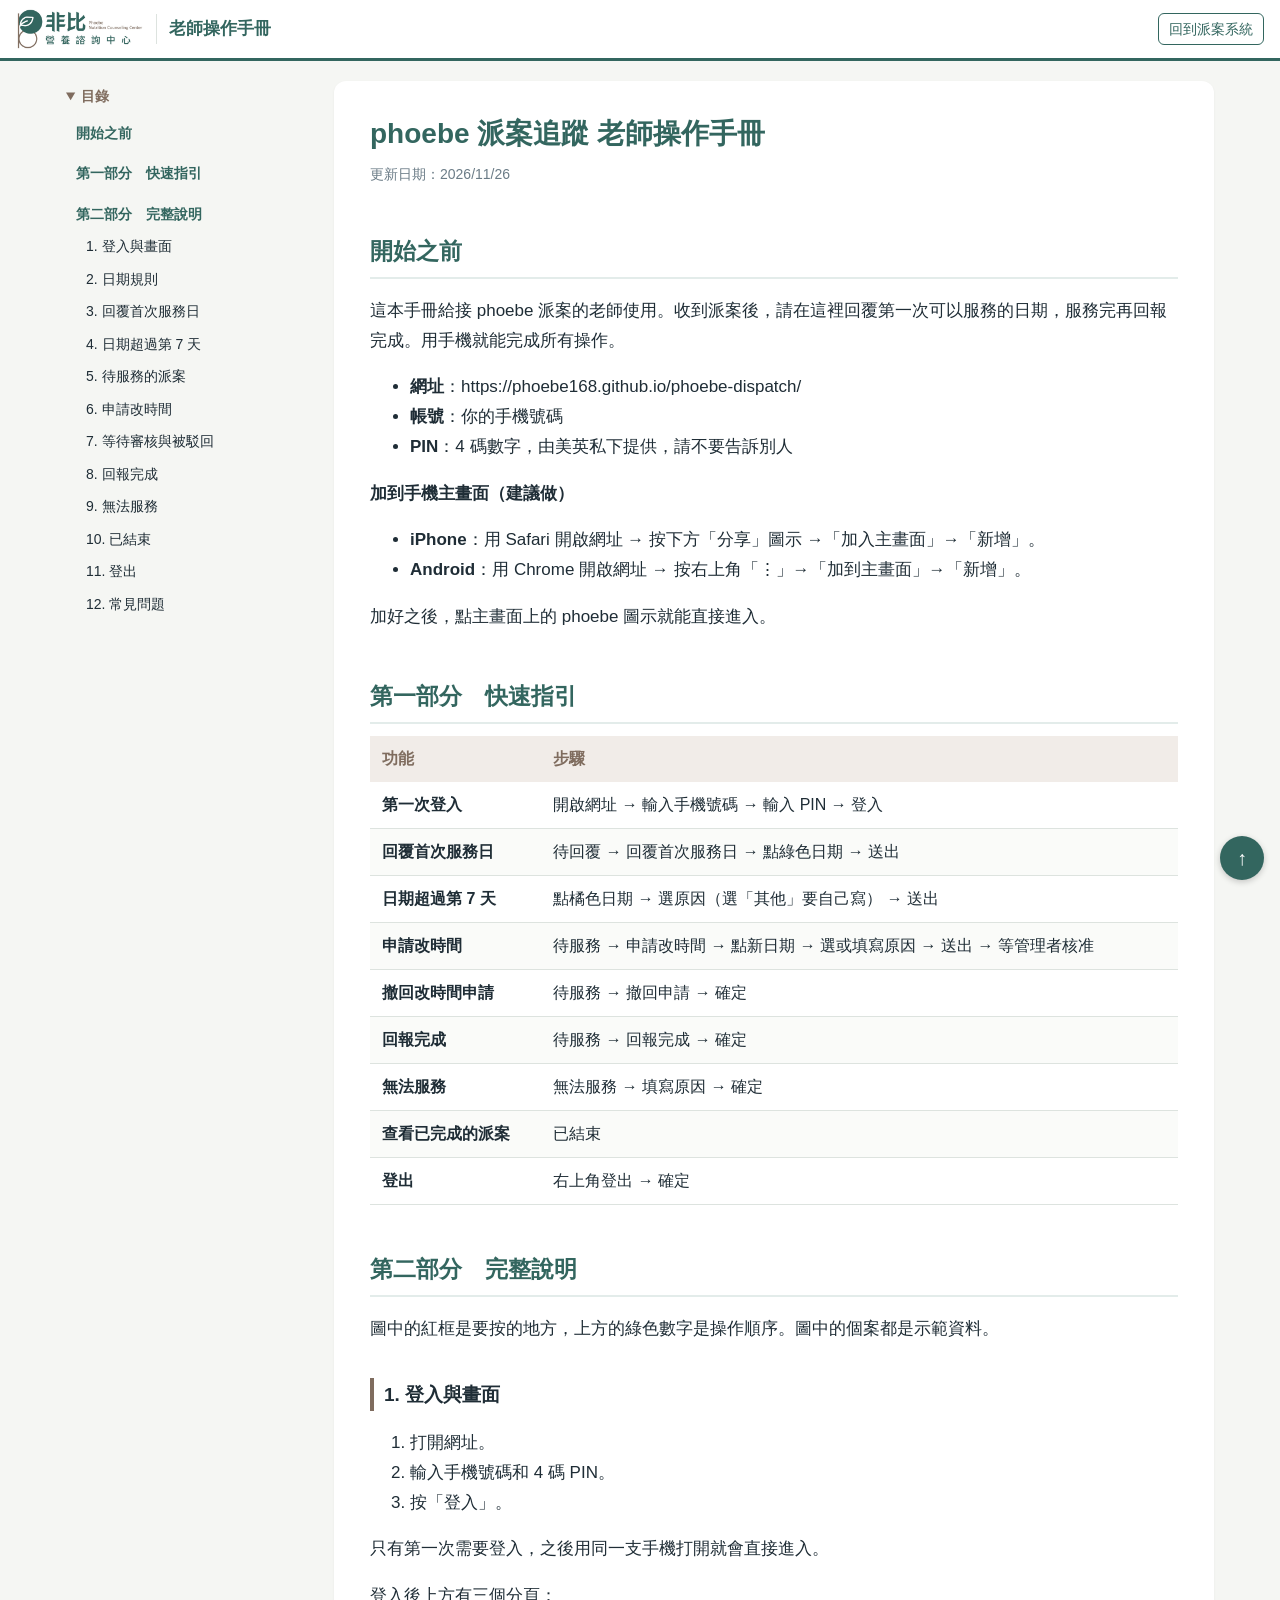
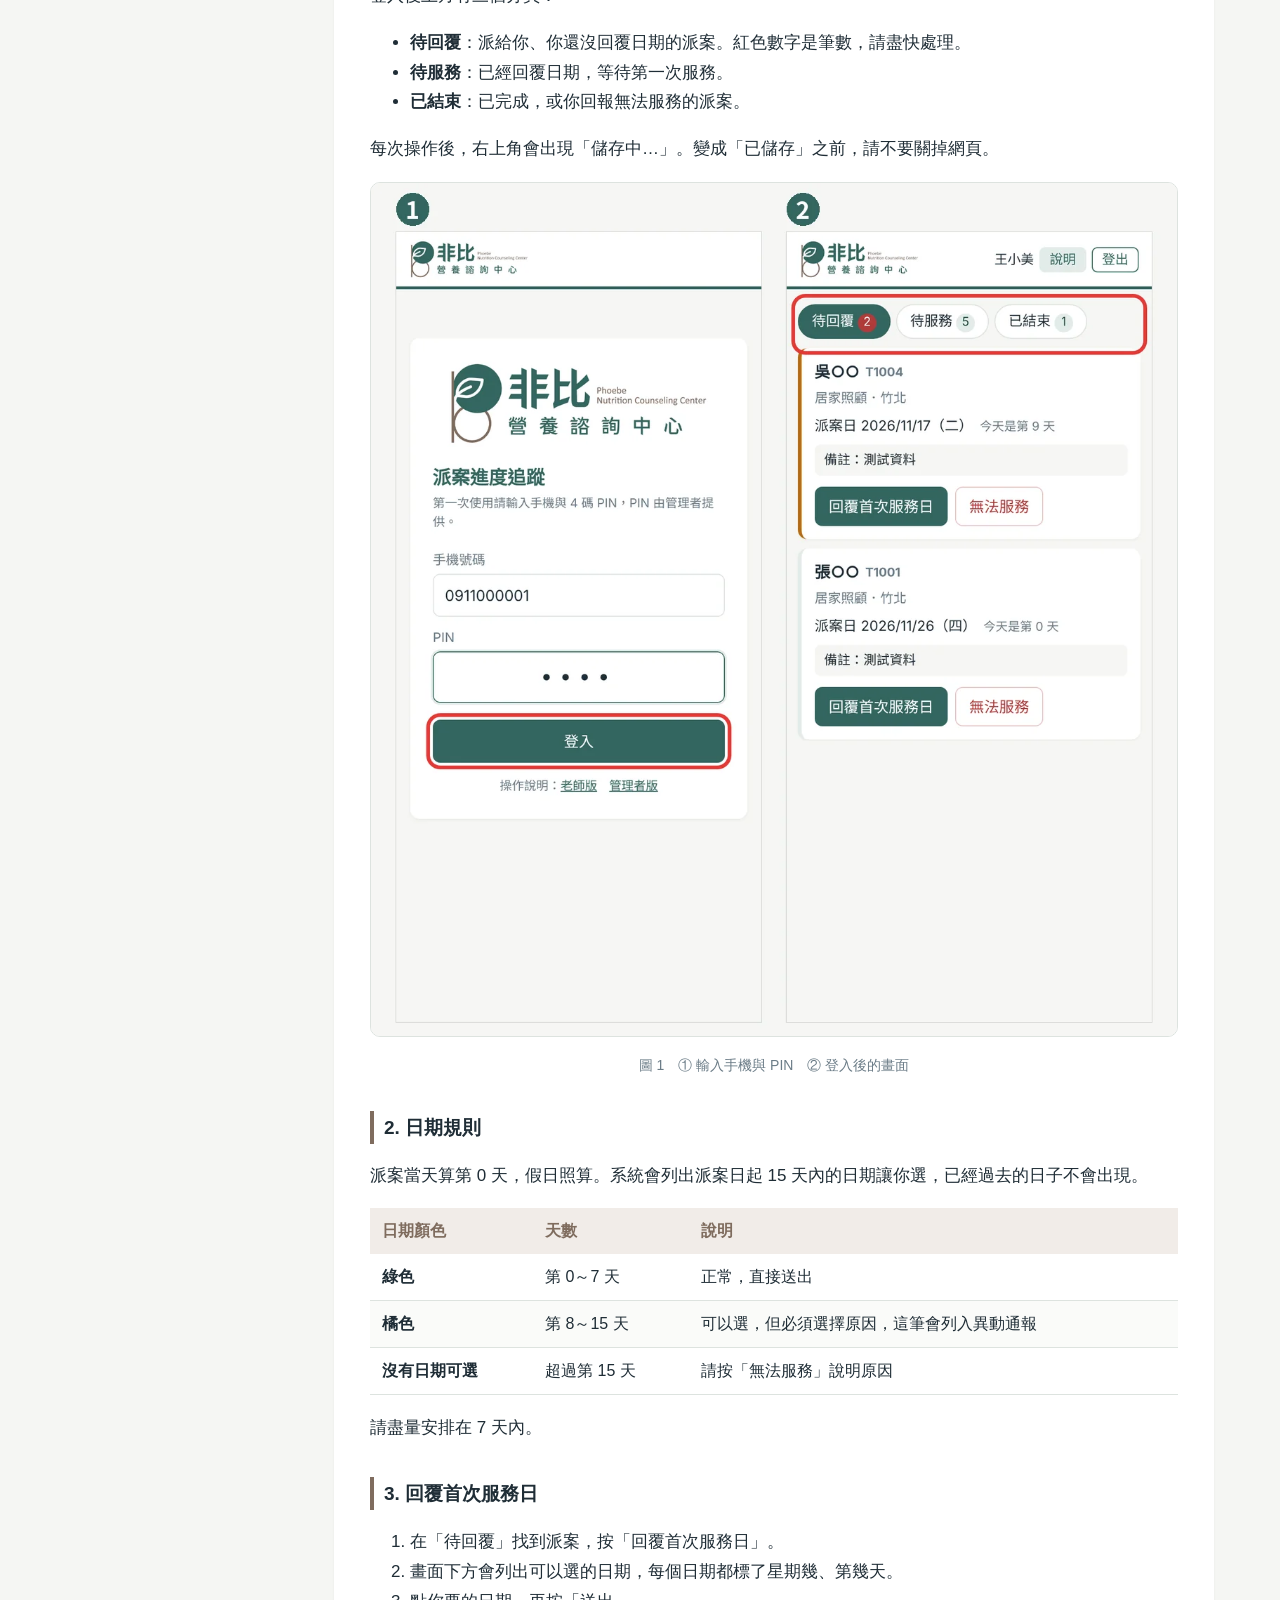
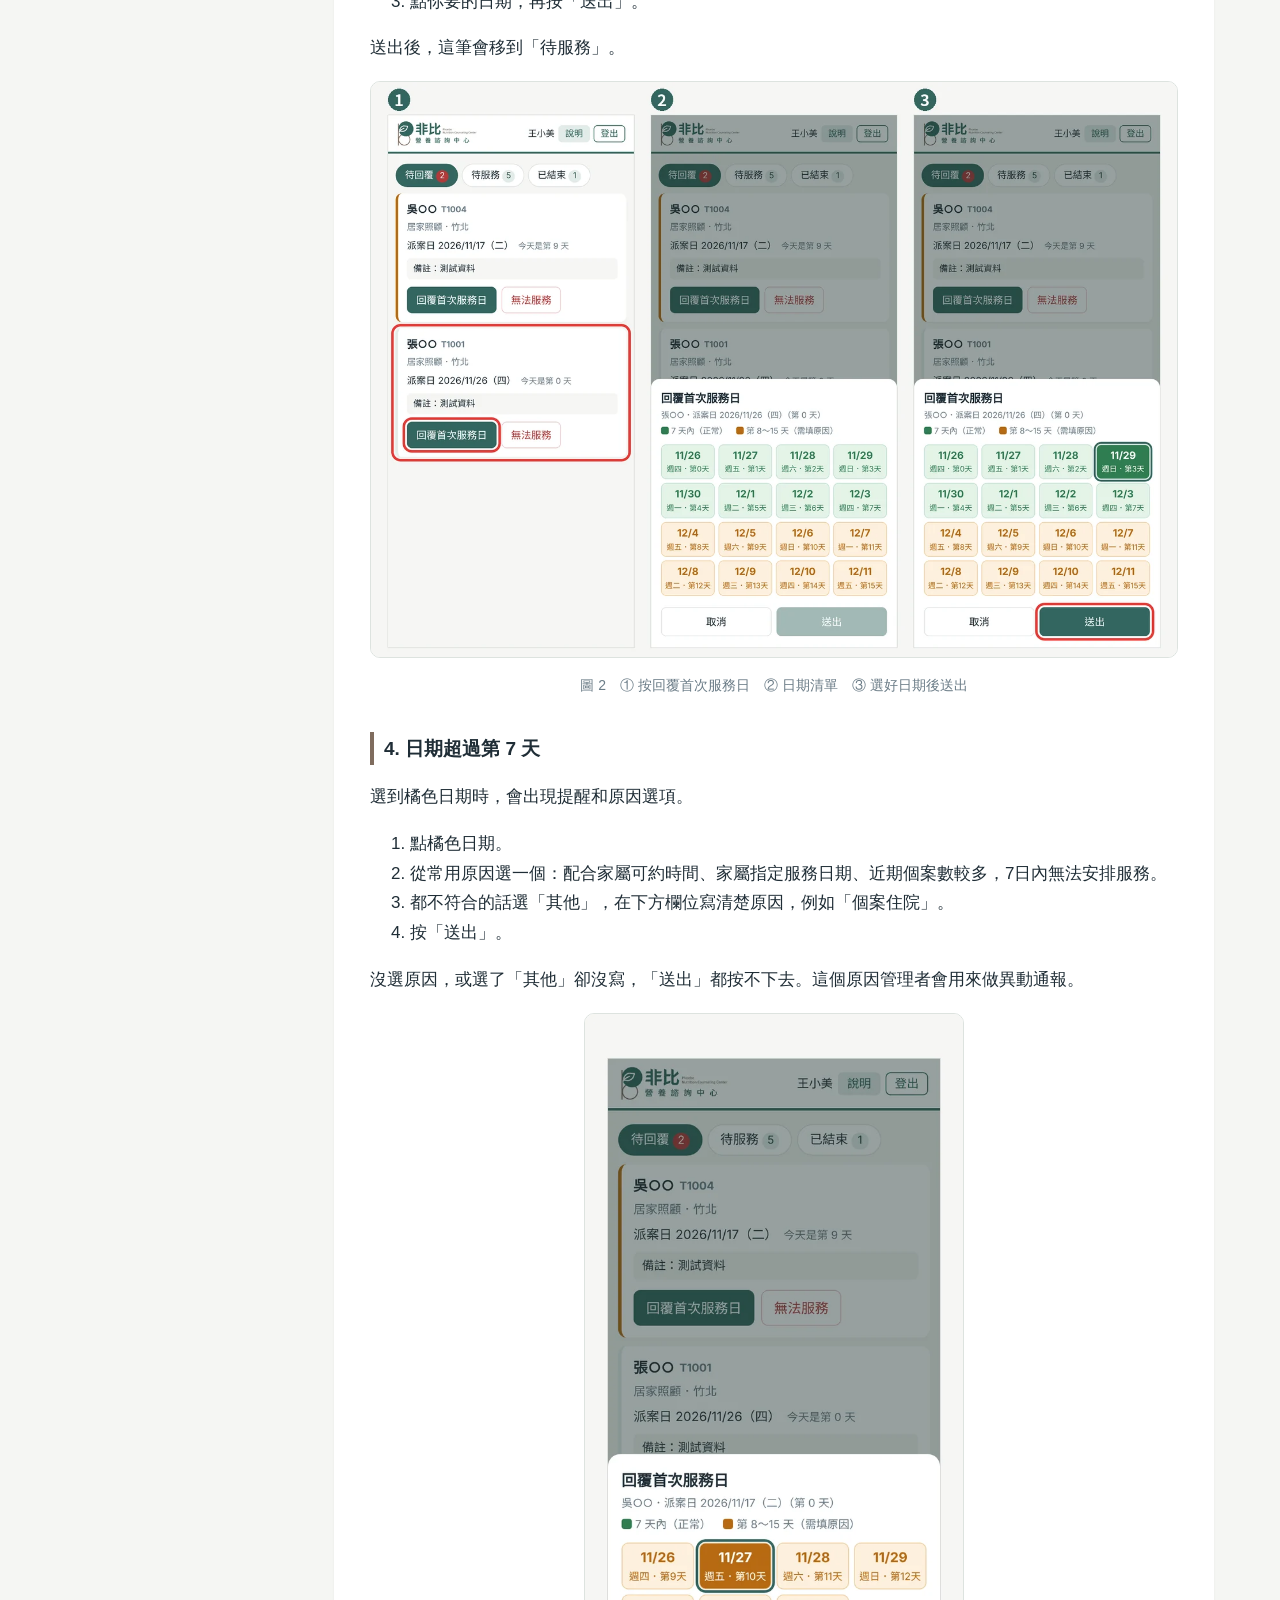
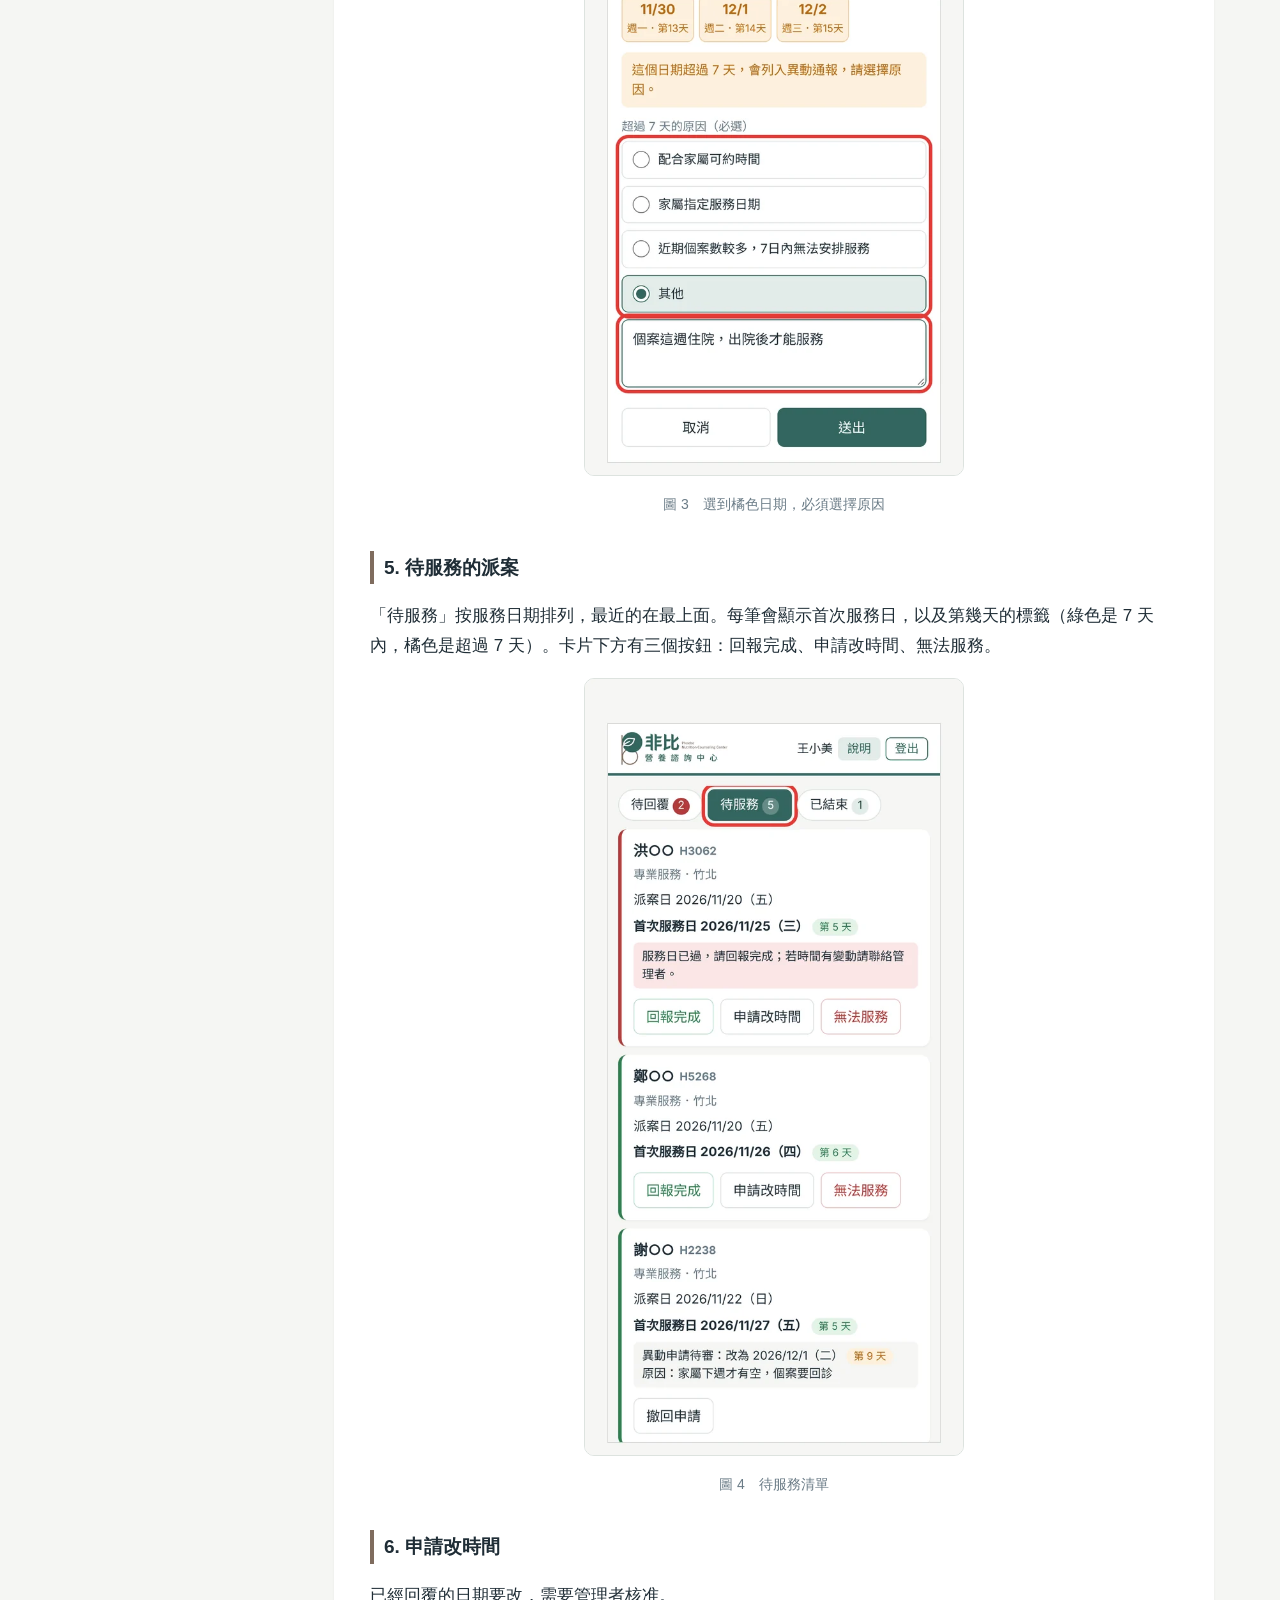
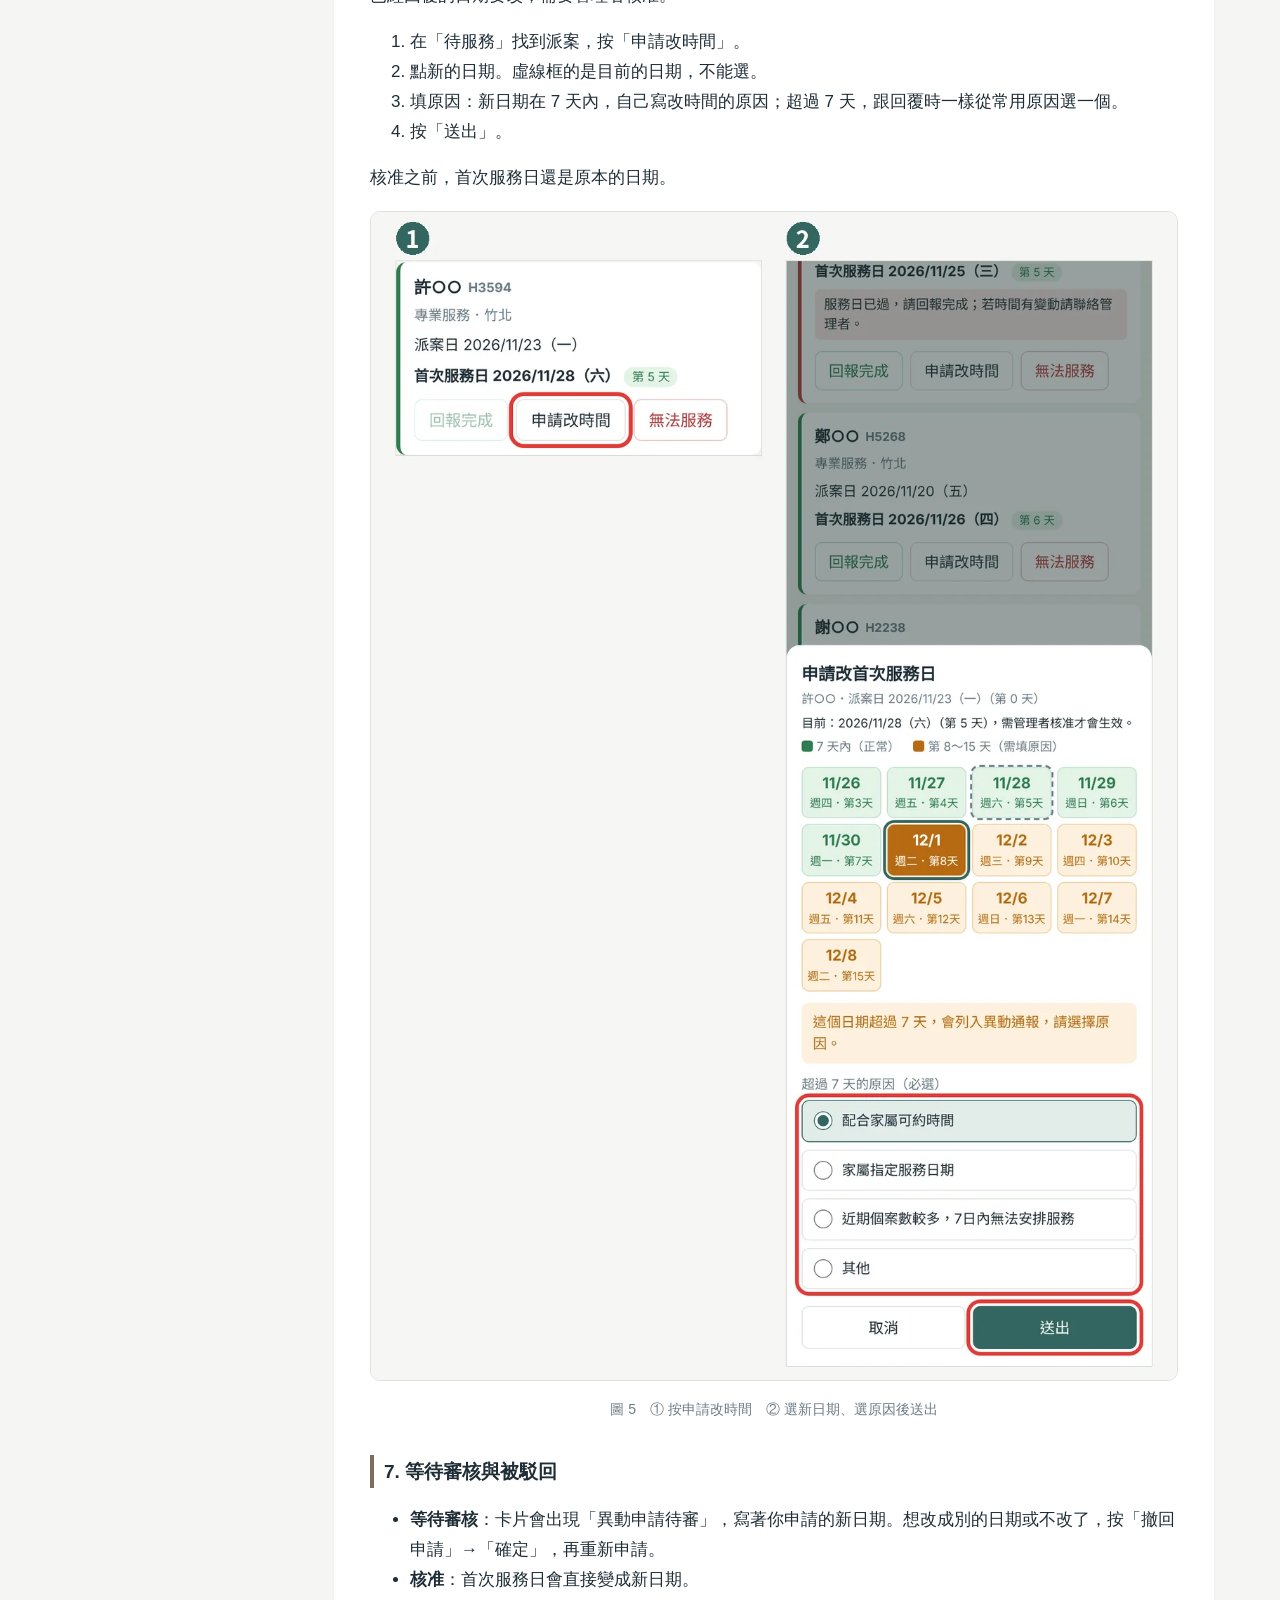
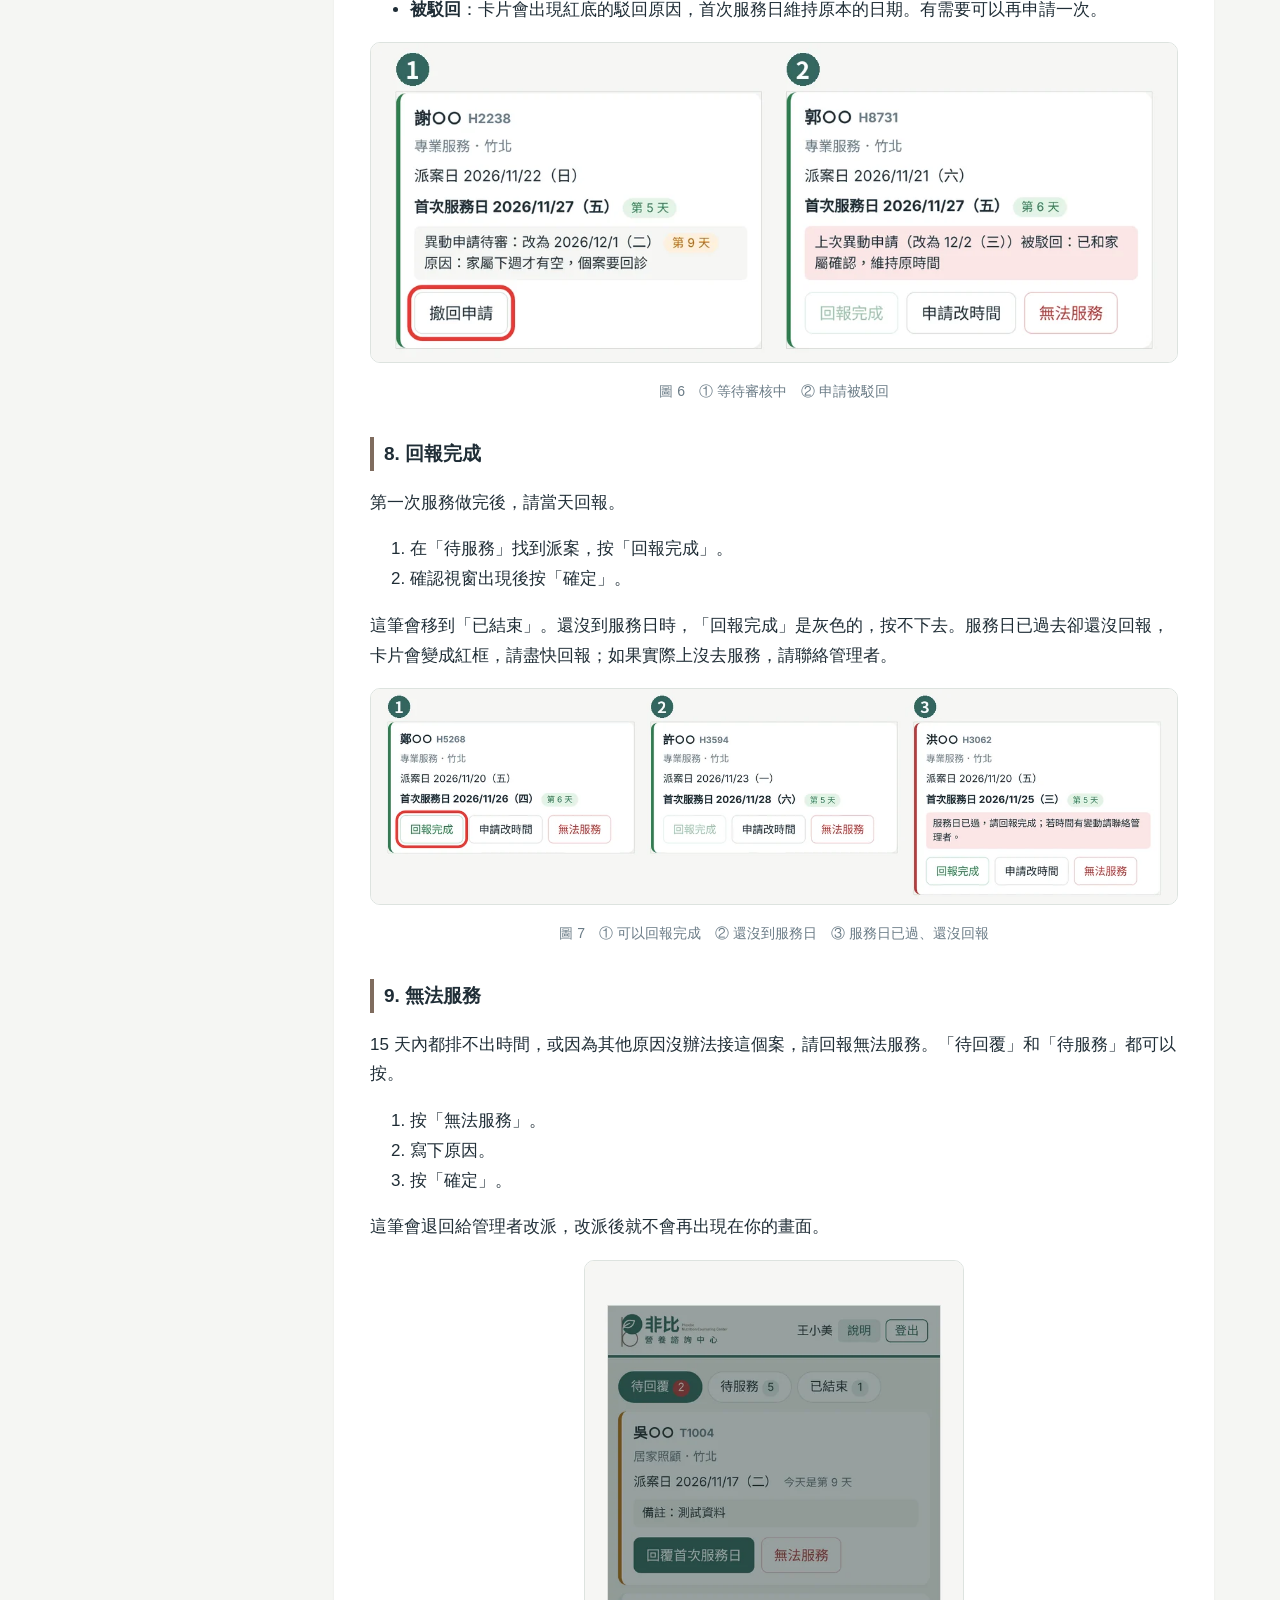
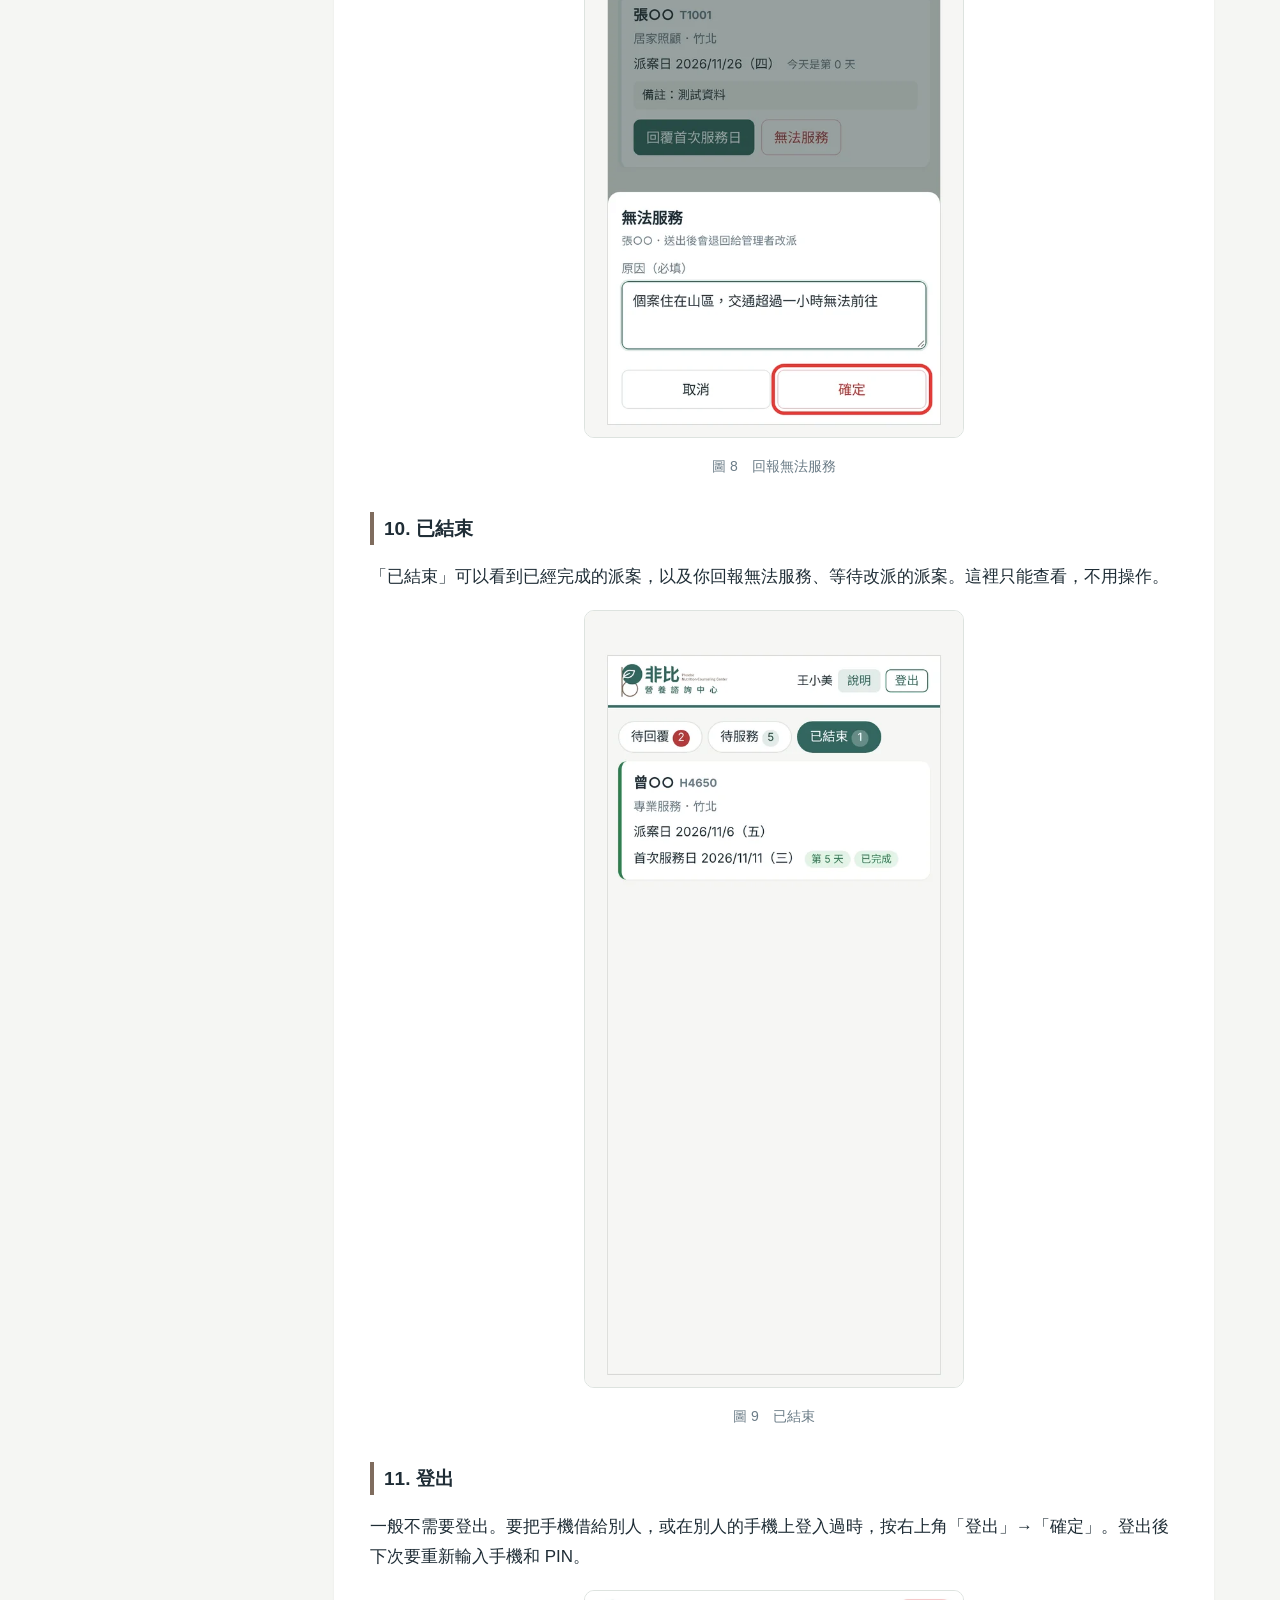
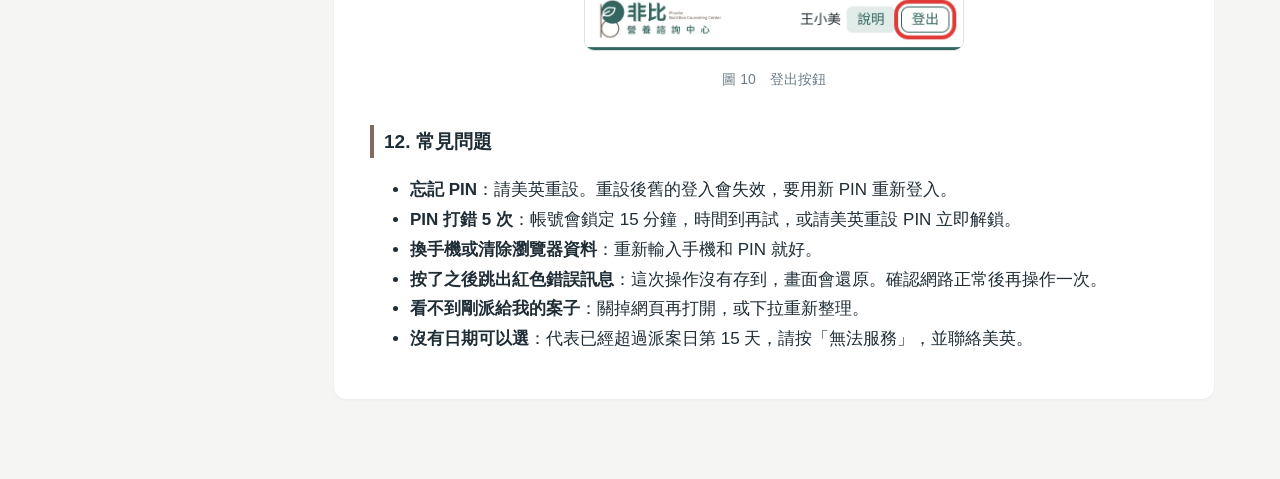
<file: docs/manual/teacher.html>
<!DOCTYPE html>
<html lang="zh-Hant">
<head>
<meta charset="utf-8">
<meta name="viewport" content="width=device-width, initial-scale=1">
<meta name="theme-color" content="#33665f">
<title>phoebe 派案追蹤 老師操作手冊</title>
<link rel="icon" href="../icon-192.png">
<style>
:root { --g:#33665f; --gd:#264d47; --gl:#e3ecea; --b:#7f6c5e; --bl:#f1ece8; --bg:#f5f6f3; --line:#dde3df; --text:#1f2d36; --muted:#6b7c87; }
* { box-sizing:border-box; }
html { scroll-behavior:smooth; scroll-padding-top:80px; }
body { margin:0; background:var(--bg); color:var(--text); font:17px/1.75 -apple-system,"PingFang TC","Microsoft JhengHei","Noto Sans TC",sans-serif; }
a { color:var(--g); }
header { position:sticky; top:0; z-index:10; background:#fff; border-bottom:3px solid var(--g); display:flex; align-items:center; gap:12px; padding:8px 16px; }
header img { height:42px; }
header .t { font-weight:700; color:var(--g); border-left:1px solid var(--line); padding-left:12px; white-space:nowrap; overflow:hidden; text-overflow:ellipsis; }
header .back { margin-left:auto; white-space:nowrap; font-size:14px; border:1px solid var(--g); border-radius:6px; padding:3px 10px; text-decoration:none; }
.wrap { max-width:1180px; margin:0 auto; display:grid; grid-template-columns:240px 1fr; gap:28px; padding:20px 16px 80px; }
nav.toc { position:sticky; top:84px; align-self:start; max-height:calc(100vh - 100px); overflow:auto; font-size:14px; }
nav.toc summary { font-weight:700; color:var(--b); cursor:pointer; margin-bottom:6px; }
nav.toc ul { list-style:none; margin:0; padding:0; }
nav.toc li a { display:block; padding:4px 10px; border-radius:6px; text-decoration:none; color:var(--text); }
nav.toc li a:hover { background:var(--gl); }
nav.toc li.l2 > a { font-weight:700; color:var(--g); margin-top:8px; }
nav.toc li.l3 > a { padding-left:20px; }
main { background:#fff; border-radius:12px; padding:28px 36px; box-shadow:0 1px 3px rgba(0,0,0,.05); min-width:0; }
h1 { color:var(--g); font-size:28px; margin:0 0 4px; }
.updated { color:var(--muted); font-size:14px; margin-bottom:20px; }
h2 { color:var(--g); font-size:23px; margin:44px 0 12px; padding-bottom:6px; border-bottom:2px solid var(--gl); }
h3 { font-size:19px; margin:34px 0 10px; padding-left:10px; border-left:4px solid var(--b); }
table { width:100%; border-collapse:collapse; margin:12px 0 18px; font-size:16px; }
th { background:var(--bl); color:var(--b); text-align:left; padding:9px 12px; white-space:nowrap; }
td { padding:9px 12px; border-bottom:1px solid var(--line); vertical-align:top; }
tr:nth-child(even) td { background:#fafbf9; }
td:first-child { font-weight:600; white-space:nowrap; }
figure { margin:18px 0 26px; text-align:center; }
figure img { max-width:100%; height:auto; border:1px solid var(--line); border-radius:10px; }
figure.phone img { max-width:380px; width:100%; }
figcaption { color:var(--muted); font-size:14px; margin-top:6px; }
.top { position:fixed; right:16px; bottom:20px; background:var(--g); color:#fff; border-radius:50%; width:44px; height:44px; display:flex; align-items:center; justify-content:center; text-decoration:none; font-size:20px; box-shadow:0 2px 6px rgba(0,0,0,.2); }
@media (max-width: 860px) {
  body { font-size:16px; }
  .wrap { grid-template-columns:1fr; padding:12px 10px 80px; gap:12px; }
  nav.toc { position:static; max-height:none; background:#fff; border-radius:12px; padding:12px 14px; }
  main { padding:18px 16px; }
  header img { height:38px; }
  table { font-size:15px; }
  td:first-child { white-space:normal; }
  .scroll { overflow-x:auto; }
}
@media print {
  header, nav.toc, .top { display:none; }
  .wrap { display:block; padding:0; }
  main { box-shadow:none; padding:0; }
  figure, table { break-inside:avoid; }
}
</style>
</head>
<body id="top">
<header><img src="../logo.png" alt="phoebe 營養諮詢中心"><span class="t">老師操作手冊</span><a class="back" href="../">回到派案系統</a></header>
<div class="wrap">
<nav class="toc"><details open><summary>目錄</summary><ul><li class="l2"><a href="#s1">開始之前</a></li><li class="l2"><a href="#s2">第一部分　快速指引</a></li><li class="l2"><a href="#s3">第二部分　完整說明</a></li><li class="l3"><a href="#s4">1. 登入與畫面</a></li><li class="l3"><a href="#s5">2. 日期規則</a></li><li class="l3"><a href="#s6">3. 回覆首次服務日</a></li><li class="l3"><a href="#s7">4. 日期超過第 7 天</a></li><li class="l3"><a href="#s8">5. 待服務的派案</a></li><li class="l3"><a href="#s9">6. 申請改時間</a></li><li class="l3"><a href="#s10">7. 等待審核與被駁回</a></li><li class="l3"><a href="#s11">8. 回報完成</a></li><li class="l3"><a href="#s12">9. 無法服務</a></li><li class="l3"><a href="#s13">10. 已結束</a></li><li class="l3"><a href="#s14">11. 登出</a></li><li class="l3"><a href="#s15">12. 常見問題</a></li></ul></details></nav>
<main>
<h1>phoebe 派案追蹤 老師操作手冊</h1>
<div class="updated">更新日期：2026/11/26</div>
<h2 id="s1">開始之前</h2>
<p>這本手冊給接 phoebe 派案的老師使用。收到派案後，請在這裡回覆第一次可以服務的日期，服務完再回報完成。用手機就能完成所有操作。</p>
<ul>
<li><strong>網址</strong>：https://phoebe168.github.io/phoebe-dispatch/</li>
<li><strong>帳號</strong>：你的手機號碼</li>
<li><strong>PIN</strong>：4 碼數字，由美英私下提供，請不要告訴別人</li>
</ul>
<p><strong>加到手機主畫面（建議做）</strong></p>
<ul>
<li><strong>iPhone</strong>：用 Safari 開啟網址 → 按下方「分享」圖示 →「加入主畫面」→「新增」。</li>
<li><strong>Android</strong>：用 Chrome 開啟網址 → 按右上角「⋮」→「加到主畫面」→「新增」。</li>
</ul>
<p>加好之後，點主畫面上的 phoebe 圖示就能直接進入。</p>
<h2 id="s2">第一部分　快速指引</h2>
<div class="scroll"><table>
<thead>
<tr>
<th>功能</th>
<th>步驟</th>
</tr>
</thead>
<tbody>
<tr>
<td>第一次登入</td>
<td>開啟網址 → 輸入手機號碼 → 輸入 PIN → 登入</td>
</tr>
<tr>
<td>回覆首次服務日</td>
<td>待回覆 → 回覆首次服務日 → 點綠色日期 → 送出</td>
</tr>
<tr>
<td>日期超過第 7 天</td>
<td>點橘色日期 → 選原因（選「其他」要自己寫） → 送出</td>
</tr>
<tr>
<td>申請改時間</td>
<td>待服務 → 申請改時間 → 點新日期 → 選或填寫原因 → 送出 → 等管理者核准</td>
</tr>
<tr>
<td>撤回改時間申請</td>
<td>待服務 → 撤回申請 → 確定</td>
</tr>
<tr>
<td>回報完成</td>
<td>待服務 → 回報完成 → 確定</td>
</tr>
<tr>
<td>無法服務</td>
<td>無法服務 → 填寫原因 → 確定</td>
</tr>
<tr>
<td>查看已完成的派案</td>
<td>已結束</td>
</tr>
<tr>
<td>登出</td>
<td>右上角登出 → 確定</td>
</tr>
</tbody>
</table></div>
<h2 id="s3">第二部分　完整說明</h2>
<p>圖中的紅框是要按的地方，上方的綠色數字是操作順序。圖中的個案都是示範資料。</p>
<h3 id="s4">1. 登入與畫面</h3>
<ol>
<li>打開網址。</li>
<li>輸入手機號碼和 4 碼 PIN。</li>
<li>按「登入」。</li>
</ol>
<p>只有第一次需要登入，之後用同一支手機打開就會直接進入。</p>
<p>登入後上方有三個分頁：</p>
<ul>
<li><strong>待回覆</strong>：派給你、你還沒回覆日期的派案。紅色數字是筆數，請盡快處理。</li>
<li><strong>待服務</strong>：已經回覆日期，等待第一次服務。</li>
<li><strong>已結束</strong>：已完成，或你回報無法服務的派案。</li>
</ul>
<p>每次操作後，右上角會出現「儲存中…」。變成「已儲存」之前，請不要關掉網頁。</p>
<figure><img loading="lazy" alt="登入與畫面" src="img/t01.webp" /><figcaption>圖 1　① 輸入手機與 PIN　② 登入後的畫面</figcaption></figure>
<h3 id="s5">2. 日期規則</h3>
<p>派案當天算第 0 天，假日照算。系統會列出派案日起 15 天內的日期讓你選，已經過去的日子不會出現。</p>
<div class="scroll"><table>
<thead>
<tr>
<th>日期顏色</th>
<th>天數</th>
<th>說明</th>
</tr>
</thead>
<tbody>
<tr>
<td>綠色</td>
<td>第 0～7 天</td>
<td>正常，直接送出</td>
</tr>
<tr>
<td>橘色</td>
<td>第 8～15 天</td>
<td>可以選，但必須選擇原因，這筆會列入異動通報</td>
</tr>
<tr>
<td>沒有日期可選</td>
<td>超過第 15 天</td>
<td>請按「無法服務」說明原因</td>
</tr>
</tbody>
</table></div>
<p>請盡量安排在 7 天內。</p>
<h3 id="s6">3. 回覆首次服務日</h3>
<ol>
<li>在「待回覆」找到派案，按「回覆首次服務日」。</li>
<li>畫面下方會列出可以選的日期，每個日期都標了星期幾、第幾天。</li>
<li>點你要的日期，再按「送出」。</li>
</ol>
<p>送出後，這筆會移到「待服務」。</p>
<figure><img loading="lazy" alt="回覆首次服務日" src="img/t02.webp" /><figcaption>圖 2　① 按回覆首次服務日　② 日期清單　③ 選好日期後送出</figcaption></figure>
<h3 id="s7">4. 日期超過第 7 天</h3>
<p>選到橘色日期時，會出現提醒和原因選項。</p>
<ol>
<li>點橘色日期。</li>
<li>從常用原因選一個：配合家屬可約時間、家屬指定服務日期、近期個案數較多，7日內無法安排服務。</li>
<li>都不符合的話選「其他」，在下方欄位寫清楚原因，例如「個案住院」。</li>
<li>按「送出」。</li>
</ol>
<p>沒選原因，或選了「其他」卻沒寫，「送出」都按不下去。這個原因管理者會用來做異動通報。</p>
<figure class="phone"><img loading="lazy" alt="超過第 7 天選擇原因" src="img/t03.webp" /><figcaption>圖 3　選到橘色日期，必須選擇原因</figcaption></figure>
<h3 id="s8">5. 待服務的派案</h3>
<p>「待服務」按服務日期排列，最近的在最上面。每筆會顯示首次服務日，以及第幾天的標籤（綠色是 7 天內，橘色是超過 7 天）。卡片下方有三個按鈕：回報完成、申請改時間、無法服務。</p>
<figure class="phone"><img loading="lazy" alt="待服務清單" src="img/t04.webp" /><figcaption>圖 4　待服務清單</figcaption></figure>
<h3 id="s9">6. 申請改時間</h3>
<p>已經回覆的日期要改，需要管理者核准。</p>
<ol>
<li>在「待服務」找到派案，按「申請改時間」。</li>
<li>點新的日期。虛線框的是目前的日期，不能選。</li>
<li>填原因：新日期在 7 天內，自己寫改時間的原因；超過 7 天，跟回覆時一樣從常用原因選一個。</li>
<li>按「送出」。</li>
</ol>
<p>核准之前，首次服務日還是原本的日期。</p>
<figure><img loading="lazy" alt="申請改時間" src="img/t05.webp" /><figcaption>圖 5　① 按申請改時間　② 選新日期、選原因後送出</figcaption></figure>
<h3 id="s10">7. 等待審核與被駁回</h3>
<ul>
<li><strong>等待審核</strong>：卡片會出現「異動申請待審」，寫著你申請的新日期。想改成別的日期或不改了，按「撤回申請」→「確定」，再重新申請。</li>
<li><strong>核准</strong>：首次服務日會直接變成新日期。</li>
<li><strong>被駁回</strong>：卡片會出現紅底的駁回原因，首次服務日維持原本的日期。有需要可以再申請一次。</li>
</ul>
<figure><img loading="lazy" alt="等待審核與被駁回" src="img/t06.webp" /><figcaption>圖 6　① 等待審核中　② 申請被駁回</figcaption></figure>
<h3 id="s11">8. 回報完成</h3>
<p>第一次服務做完後，請當天回報。</p>
<ol>
<li>在「待服務」找到派案，按「回報完成」。</li>
<li>確認視窗出現後按「確定」。</li>
</ol>
<p>這筆會移到「已結束」。還沒到服務日時，「回報完成」是灰色的，按不下去。服務日已過去卻還沒回報，卡片會變成紅框，請盡快回報；如果實際上沒去服務，請聯絡管理者。</p>
<figure><img loading="lazy" alt="回報完成" src="img/t07.webp" /><figcaption>圖 7　① 可以回報完成　② 還沒到服務日　③ 服務日已過、還沒回報</figcaption></figure>
<h3 id="s12">9. 無法服務</h3>
<p>15 天內都排不出時間，或因為其他原因沒辦法接這個案，請回報無法服務。「待回覆」和「待服務」都可以按。</p>
<ol>
<li>按「無法服務」。</li>
<li>寫下原因。</li>
<li>按「確定」。</li>
</ol>
<p>這筆會退回給管理者改派，改派後就不會再出現在你的畫面。</p>
<figure class="phone"><img loading="lazy" alt="回報無法服務" src="img/t08.webp" /><figcaption>圖 8　回報無法服務</figcaption></figure>
<h3 id="s13">10. 已結束</h3>
<p>「已結束」可以看到已經完成的派案，以及你回報無法服務、等待改派的派案。這裡只能查看，不用操作。</p>
<figure class="phone"><img loading="lazy" alt="已結束" src="img/t09.webp" /><figcaption>圖 9　已結束</figcaption></figure>
<h3 id="s14">11. 登出</h3>
<p>一般不需要登出。要把手機借給別人，或在別人的手機上登入過時，按右上角「登出」→「確定」。登出後下次要重新輸入手機和 PIN。</p>
<figure class="phone"><img loading="lazy" alt="登出按鈕" src="img/t10.webp" /><figcaption>圖 10　登出按鈕</figcaption></figure>
<h3 id="s15">12. 常見問題</h3>
<ul>
<li><strong>忘記 PIN</strong>：請美英重設。重設後舊的登入會失效，要用新 PIN 重新登入。</li>
<li><strong>PIN 打錯 5 次</strong>：帳號會鎖定 15 分鐘，時間到再試，或請美英重設 PIN 立即解鎖。</li>
<li><strong>換手機或清除瀏覽器資料</strong>：重新輸入手機和 PIN 就好。</li>
<li><strong>按了之後跳出紅色錯誤訊息</strong>：這次操作沒有存到，畫面會還原。確認網路正常後再操作一次。</li>
<li><strong>看不到剛派給我的案子</strong>：關掉網頁再打開，或下拉重新整理。</li>
<li><strong>沒有日期可以選</strong>：代表已經超過派案日第 15 天，請按「無法服務」，並聯絡美英。</li>
</ul>
</main>
</div>
<a class="top" href="#top" aria-label="回到頂端">↑</a>
<script>
// 手機上預設收起目錄，點了目錄項目自動收起
if (window.matchMedia('(max-width: 860px)').matches) {
  var d = document.querySelector('nav.toc details'); d.removeAttribute('open');
  document.querySelectorAll('nav.toc a').forEach(function (a) { a.addEventListener('click', function () { d.removeAttribute('open'); }); });
}
</script>
</body>
</html>
</file>
<file: docs/style.css>
:root {
  /* phoebe 企業色：綠 #33665f、灰褐 #7f6c5e（取自 phoebe-logo） */
  --blue: #33665f;
  --blue-d: #264d47;
  --blue-l: #e3ecea;
  --brown: #7f6c5e;
  --brown-l: #f1ece8;
  --bg: #f5f6f3;
  --card: #fff;
  --line: #dde3df;
  --text: #1f2d36;
  --muted: #6b7c87;
  --ok: #2f7d4f;
  --ok-l: #e4f3e8;
  --warn: #b66a12;
  --warn-l: #fdf0dd;
  --bad: #b23b3b;
  --bad-l: #fbe6e6;
  --r: 10px;
}
* { box-sizing: border-box; }
html, body { margin: 0; background: var(--bg); color: var(--text);
  font: 16px/1.5 -apple-system, "PingFang TC", "Microsoft JhengHei", "Noto Sans TC", sans-serif; }
button, input, select, textarea { font: inherit; }
.hidden { display: none !important; }
.muted { color: var(--muted); }
.center { text-align: center; padding: 40px 16px; }
.small { font-size: 13px; }

.topbar { position: sticky; top: 0; z-index: 10; background: #fff; color: var(--blue);
  display: flex; justify-content: space-between; align-items: center; gap: 8px;
  border-bottom: 3px solid var(--blue);
  padding: 8px 14px; padding-top: max(8px, env(safe-area-inset-top)); }
.brand { font-weight: 700; letter-spacing: .5px; display: flex; align-items: center; gap: 8px; white-space: nowrap; }
.brand img { height: 42px; width: auto; display: block; }
.brand span { border-left: 1px solid var(--line); padding-left: 10px; }
.who { font-size: 14px; display: flex; gap: 8px; align-items: center; color: var(--text); }
.who .role { background: var(--brown-l); color: var(--brown); border-radius: 10px; padding: 0 8px; font-size: 12px; }
.who button, .who .help { background: transparent; color: var(--blue); border: 1px solid var(--blue); border-radius: 6px; padding: 2px 10px; cursor: pointer; font-size: 14px; text-decoration: none; line-height: 1.5; }
.who .help { background: var(--blue-l); border-color: var(--blue-l); }
@media (max-width: 420px) { .who .role { display: none; } .who { gap: 6px; } .brand span { display: none; } }
@media (max-width: 380px) { .brand img { height: 34px; } .brand span { font-size: 15px; } }

main { max-width: 860px; margin: 0 auto; padding: 12px 12px 80px; }

/* 登入 */
.login { max-width: 360px; margin: 40px auto; background: var(--card); border-radius: var(--r); padding: 24px; box-shadow: 0 1px 3px rgba(0,0,0,.06); }
.login .logo { display: block; width: 100%; max-width: 280px; margin: 0 auto 18px; }
.login h1 { font-size: 20px; margin: 0 0 4px; color: var(--blue); }
.login p { margin: 0 0 20px; }

label { display: block; font-size: 14px; color: var(--muted); margin: 12px 0 4px; }
input[type=text], input[type=tel], input[type=password], input[type=date], select, textarea {
  width: 100%; padding: 10px 12px; border: 1px solid var(--line); border-radius: 8px; background: #fff; color: var(--text); }
input:focus, select:focus, textarea:focus { outline: 2px solid var(--blue-l); border-color: var(--blue); }
textarea { min-height: 80px; resize: vertical; }
.pin { letter-spacing: 8px; font-size: 22px; text-align: center; }

.btn { display: inline-flex; align-items: center; justify-content: center; gap: 6px;
  border: 1px solid var(--line); background: #fff; color: var(--text); border-radius: 8px;
  padding: 8px 14px; cursor: pointer; min-height: 40px; }
.btn:hover { border-color: var(--blue); }
.btn.primary { background: var(--blue); color: #fff; border-color: var(--blue); }
.btn.primary:hover { background: var(--blue-d); }
.btn.danger { color: var(--bad); border-color: #e8c3c3; }
.btn.ok { color: var(--ok); border-color: #bfe0cf; }
.btn.block { width: 100%; margin-top: 18px; min-height: 46px; }
.btn:disabled { opacity: .45; cursor: not-allowed; }
.btn.sm { min-height: 32px; padding: 4px 10px; font-size: 14px; }

/* 分頁 */
.tabs { display: flex; gap: 6px; overflow-x: auto; padding: 4px 0 10px; scrollbar-width: none; }
.tabs::-webkit-scrollbar { display: none; }
.tab { flex: 0 0 auto; border: 1px solid var(--line); background: #fff; border-radius: 20px;
  padding: 6px 14px; cursor: pointer; font-size: 15px; white-space: nowrap; color: var(--text); }
.tab.on { background: var(--blue); color: #fff; border-color: var(--blue); }
.tab .n { display: inline-block; min-width: 20px; padding: 0 6px; margin-left: 4px; border-radius: 10px;
  background: var(--blue-l); color: var(--blue-d); font-size: 13px; text-align: center; }
.tab.on .n { background: rgba(255,255,255,.25); color: #fff; }
.tab .n.alert { background: var(--bad); color: #fff; }
.nav { display: flex; gap: 4px; margin-bottom: 10px; border-bottom: 1px solid var(--line); overflow-x: auto; }
.nav button { background: none; border: none; padding: 10px 14px; cursor: pointer; color: var(--muted);
  border-bottom: 3px solid transparent; white-space: nowrap; font-size: 15px; }
.nav button.on { color: var(--blue-d); border-bottom-color: var(--brown); font-weight: 600; }

/* 卡片 */
.card { background: var(--card); border-radius: var(--r); padding: 14px; margin-bottom: 10px;
  box-shadow: 0 1px 2px rgba(0,0,0,.05); border-left: 4px solid var(--blue-l); }
.card.warn { border-left-color: var(--warn); }
.card.bad { border-left-color: var(--bad); }
.card.ok { border-left-color: var(--ok); }
.card h3 { margin: 0; font-size: 17px; display: flex; flex-wrap: wrap; gap: 6px; align-items: center; }
.card .meta { color: var(--muted); font-size: 14px; margin-top: 4px; }
.card .row { margin-top: 8px; font-size: 15px; }
.card .acts { display: flex; flex-wrap: wrap; gap: 8px; margin-top: 12px; }
.note { background: var(--bg); border-radius: 6px; padding: 6px 10px; margin-top: 8px; font-size: 14px; }
.note.warn { background: var(--warn-l); }
.note.bad { background: var(--bad-l); }

.tag { display: inline-block; font-size: 12px; padding: 1px 8px; border-radius: 10px; background: var(--blue-l); color: var(--blue-d); font-weight: normal; }
.tag.ok { background: var(--ok-l); color: var(--ok); }
.tag.warn { background: var(--warn-l); color: var(--warn); }
.tag.bad { background: var(--bad-l); color: var(--bad); }
.tag.gray { background: #eceff1; color: var(--muted); }

.search { margin-bottom: 10px; }
.empty { text-align: center; color: var(--muted); padding: 30px 0; }

/* 日期選擇 */
.legend { display: flex; gap: 14px; font-size: 13px; margin: 6px 0 10px; color: var(--muted); }
.legend i { display: inline-block; width: 12px; height: 12px; border-radius: 3px; margin-right: 4px; vertical-align: -1px; }
.dates { display: grid; grid-template-columns: repeat(4, 1fr); gap: 6px; }
@media (min-width: 560px) { .dates { grid-template-columns: repeat(6, 1fr); } }
.d { border: 1px solid; border-radius: 8px; padding: 6px 2px; text-align: center; cursor: pointer; background: #fff; line-height: 1.3; }
.d b { display: block; font-size: 16px; }
.d span { font-size: 12px; }
.d.normal { border-color: #bfe0cf; background: var(--ok-l); color: var(--ok); }
.d.over { border-color: #f0cf9f; background: var(--warn-l); color: var(--warn); }
.d.cur { outline: 2px dashed var(--muted); }
.d.sel { outline: 3px solid var(--blue); outline-offset: 1px; }
.d.normal.sel { background: var(--ok); color: #fff; }
.d.over.sel { background: var(--warn); color: #fff; }
.alertbox { background: var(--warn-l); color: var(--warn); border-radius: 8px; padding: 10px 12px; margin-top: 12px; font-size: 15px; }

/* 表單 */
.form { background: var(--card); border-radius: var(--r); padding: 16px; }
.grid2 { display: grid; grid-template-columns: 1fr; gap: 0 14px; }
@media (min-width: 560px) { .grid2 { grid-template-columns: 1fr 1fr; } }
.check { display: flex; gap: 8px; align-items: center; cursor: pointer; font-size: 15px; color: var(--text); margin: 0; }
.check input { width: 20px; height: 20px; accent-color: var(--blue); }

table.list { width: 100%; border-collapse: collapse; background: #fff; border-radius: var(--r); overflow: hidden; font-size: 15px; }
table.list th, table.list td { padding: 10px; border-bottom: 1px solid var(--line); text-align: left; }
table.list th { background: var(--brown-l); color: var(--brown); font-weight: 600; font-size: 14px; }

/* 視窗 */
.modal { position: fixed; inset: 0; background: rgba(25,45,42,.45); z-index: 50; display: flex; align-items: flex-end; justify-content: center; }
@media (min-width: 560px) { .modal { align-items: center; } }
.sheet { background: #fff; width: 100%; max-width: 520px; max-height: 92vh; overflow-y: auto;
  border-radius: 14px 14px 0 0; padding: 18px 16px calc(18px + env(safe-area-inset-bottom)); }
@media (min-width: 560px) { .sheet { border-radius: 14px; } }
.sheet h2 { margin: 0 0 4px; font-size: 18px; }
.sheet .foot { display: flex; gap: 8px; margin-top: 18px; }
.sheet .foot .btn { flex: 1; min-height: 46px; }
.bigpin { font-size: 40px; letter-spacing: 12px; text-align: center; font-weight: 700; color: var(--blue-d); background: var(--blue-l); border-radius: 10px; padding: 14px; margin: 14px 0; }

.toast { position: fixed; left: 50%; bottom: calc(24px + env(safe-area-inset-bottom)); transform: translateX(-50%);
  background: #1d2b25; color: #fff; padding: 10px 18px; border-radius: 20px; z-index: 80; font-size: 15px; max-width: 90vw; }
.toast.err { background: var(--bad); }
.busy { position: fixed; inset: 0; z-index: 70; background: rgba(255,255,255,.4); display: flex; align-items: center; justify-content: center; }
.spinner { width: 36px; height: 36px; border: 4px solid var(--blue-l); border-top-color: var(--blue); border-radius: 50%; animation: spin .8s linear infinite; }
@keyframes spin { to { transform: rotate(360deg); } }
.sync { position: fixed; top: calc(70px + env(safe-area-inset-top)); right: 12px; z-index: 60; font-size: 13px;
  background: var(--brown-l); color: var(--brown); padding: 2px 10px; border-radius: 10px; box-shadow: 0 1px 3px rgba(0,0,0,.08); }
.sync::before { content: ''; display: inline-block; width: 8px; height: 8px; border-radius: 50%; background: var(--brown); margin-right: 6px; animation: pulse 1s infinite; }
.sync.done { background: var(--ok-l); color: var(--ok); }
.sync.done::before { background: var(--ok); animation: none; }
@keyframes pulse { 50% { opacity: .3; } }
a { color: var(--blue); }
.qlabel { font-size: 14px; color: var(--muted); margin: 12px 0 6px; }
.choices { display: grid; gap: 8px; }
.choice { display: flex; gap: 10px; align-items: flex-start; border: 1px solid var(--line); border-radius: 8px; padding: 10px 12px; cursor: pointer; margin: 0; color: var(--text); font-size: 15px; background: #fff; }
.choice input { width: 20px; height: 20px; margin: 1px 0 0; flex: 0 0 auto; accent-color: var(--blue); }
.choice:has(input:checked) { border-color: var(--blue); background: var(--blue-l); }
#otherWrap textarea { margin-top: 8px; }

/* ===== 後續服務 ===== */
.d.blk { background: #eceff1 !important; border-color: #d5dadd !important; color: #9aa3a8 !important; text-decoration: line-through; }
.visits { margin-top: 8px; border-top: 1px solid var(--line, #e3e6e8); }
.vrow { display: flex; flex-wrap: wrap; align-items: center; gap: 6px 10px; padding: 7px 0; border-bottom: 1px solid var(--line, #e3e6e8); font-size: 15px; }
.vrow.done { color: var(--muted); }
.vno { min-width: 52px; font-size: 13px; color: var(--muted); }
.vdate { font-weight: bold; }
.vacts { margin-left: auto; display: flex; gap: 6px; }
.pick { display: flex; gap: 8px; margin-bottom: 6px; }
.pick input { flex: 1; }
.calhead { display: flex; align-items: center; justify-content: space-between; margin: 6px 0; }
.cal { display: grid; grid-template-columns: repeat(7, 1fr); gap: 4px; }
.cw { text-align: center; font-size: 12px; color: var(--muted); padding: 2px 0; }
.cd { position: relative; border: 1px solid #bfe0cf; background: var(--ok-l); color: var(--ok); border-radius: 8px; min-height: 42px; font-size: 16px; cursor: pointer; padding: 0; }
.cd.out { background: transparent; border-color: transparent; color: #c3c9cc; cursor: default; }
.cd.blk { background: #eceff1; border-color: #d5dadd; color: #9aa3a8; }
.cd.today { box-shadow: inset 0 0 0 2px var(--brown); }
.cd.sel { background: var(--blue); border-color: var(--blue); color: #fff; }
.cd i, .k { position: absolute; right: 3px; top: 1px; font-style: normal; font-size: 10px; line-height: 1; }
.cd.mine i, .k.mine { color: var(--blue); }
.cd.other i, .k.other { color: var(--brown); font-weight: bold; }
.cd.sel i { color: #fff; }
.calkey { display: flex; flex-wrap: wrap; gap: 4px 14px; font-size: 13px; color: var(--muted); margin-bottom: 4px; }
.calkey .k { position: static; margin-right: 4px; font-size: 12px; }
.qlabel { font-weight: bold; margin: 10px 0 4px; }

/* ===== 行事曆 ===== */
.calfilters { display: flex; flex-wrap: wrap; gap: 8px; margin-bottom: 10px; }
.calfilters select { flex: 1; min-width: 120px; width: auto; }
.mhead { display: flex; align-items: center; flex-wrap: wrap; gap: 8px; margin-bottom: 8px; }
.mhead b { font-size: 18px; min-width: 110px; text-align: center; }
.mhead .muted { margin-left: auto; }
.mcal { display: grid; grid-template-columns: repeat(7, minmax(0, 1fr)); gap: 3px; }
.mw { text-align: center; font-size: 12px; color: var(--muted); padding: 2px 0; }
.mday { position: relative; display: flex; flex-direction: column; align-items: stretch; min-height: 54px; padding: 3px 4px;
  border: 1px solid var(--line); border-radius: 8px; background: #fff; text-align: left; cursor: pointer; color: var(--text); overflow: hidden; }
.mday.blank { border: 0; background: transparent; cursor: default; }
.mday.past { background: #fafbfa; }
.mday.today { box-shadow: inset 0 0 0 2px var(--brown); }
.mday.sel { border-color: var(--blue); box-shadow: inset 0 0 0 2px var(--blue); }
.mnum { font-size: 14px; font-weight: bold; }
.mcnt { display: flex; flex-wrap: wrap; gap: 2px; margin-top: 2px; }
.mcnt i { font-style: normal; font-size: 11px; line-height: 16px; min-width: 16px; padding: 0 3px; border-radius: 8px; color: #fff; text-align: center; }
.mcnt i.bk, .mkey i.bk { background: var(--blue); }
.mcnt i.dn, .mkey i.dn { background: #9aa8a4; }
.mcnt i.late, .mkey i.late { background: var(--bad); }
.mnames { display: none; }
.mkey { display: flex; flex-wrap: wrap; gap: 4px 14px; font-size: 13px; color: var(--muted); margin: 8px 0 4px; }
.mkey i { display: inline-block; width: 10px; height: 10px; border-radius: 5px; margin-right: 4px; vertical-align: -1px; }
.mlist { margin-top: 10px; background: #fff; border: 1px solid var(--line); border-radius: var(--r); padding: 4px 12px 8px; }
.mlist h3 { margin: 8px 0 4px; font-size: 16px; }
.mcase { flex: 1 1 200px; }
@media (min-width: 760px) {
  .mday { min-height: 96px; }
  .mcnt { display: none; }
  .mnames { display: flex; flex-direction: column; gap: 1px; margin-top: 2px; }
  .mnames em { font-style: normal; font-size: 12px; line-height: 1.35; white-space: nowrap; overflow: hidden; text-overflow: ellipsis; padding: 0 4px; border-radius: 4px; }
  .mnames em.bk { background: var(--blue-l); color: var(--blue-d); }
  .mnames em.dn { background: #eef1f0; color: var(--muted); }
  .mnames em.late { background: var(--bad-l); color: var(--bad); }
}
</file>
